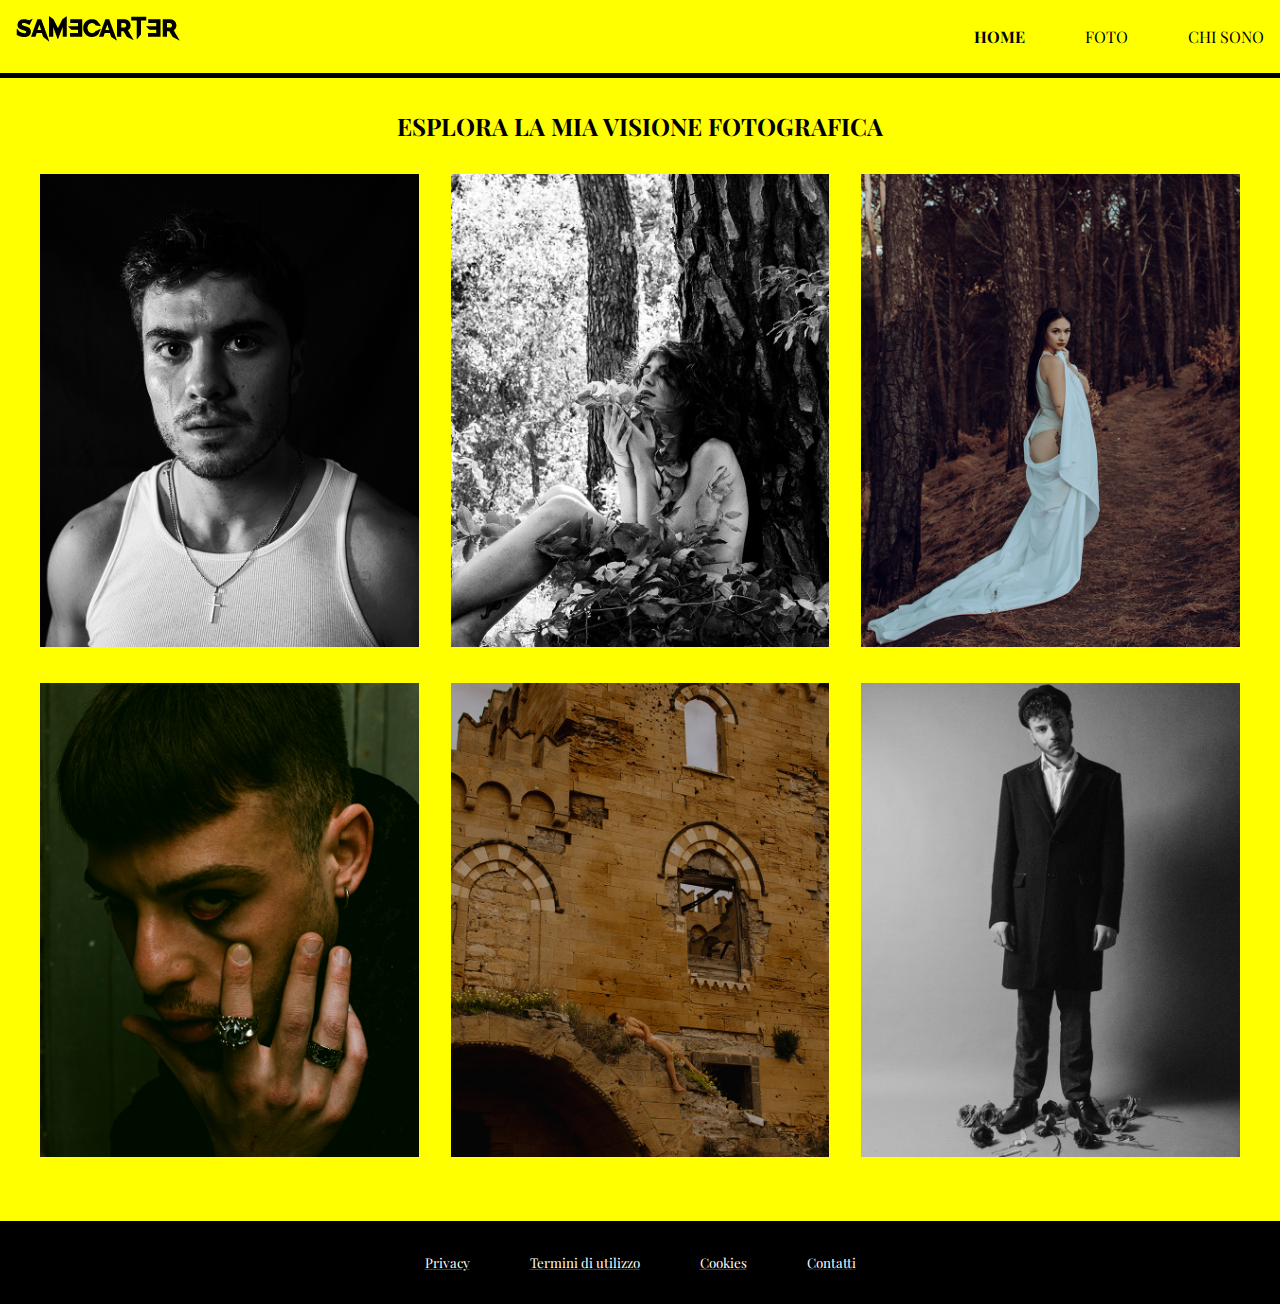
<file: index.html>
<!DOCTYPE html> 
<html lang="en">
<head>
    <meta charset="UTF-8">
    <meta name="viewport" content="width=device-width, initial-scale=1.0">
    <link rel="stylesheet" href="css/style.css">
    <link rel="preconnect" href="https://fonts.googleapis.com">
<link rel="preconnect" href="https://fonts.gstatic.com" crossorigin>
<link href="https://fonts.googleapis.com/css2?family=Playfair+Display:ital,wght@0,400..900;1,400..900&display=swap" rel="stylesheet">

   
</head>
<body>
    <header>
        <a href="index.html"><img src="immagini/logo.png" class="logotipo" alt=""></a>

   
        <nav>
            
            <ul>

                <li><a href="index.html" style="color: black"><b>Home</b></a></li>
                <li><a href="foto.html"  style="color: black">Foto</a></li>
                <li><a href="chi sono.html"  style="color: black">Chi sono</a></li>
            
            </ul>
        </nav>
    </header>
    <main>
        <h2>ESPLORA LA MIA VISIONE FOTOGRAFICA</h2>
        <div class="grid">
            <a href="melancholy.html"><img src="immagini/melancholy 1.jpg"class="image"></a>
            <a href="panisme.html"><img src="immagini/panisme 4.jpg"class="image"></a>
            <a href="leviosa.html"><img src="immagini/foto 4.jpg"class="image">
            <a href="seduction et chaos.html"><img src="immagini/index 3.jpg"class="image"></a>
            <a href="inside the nature.html"><img src="immagini/inside the nature 6.jpg"class="image"></a>
            <a href="the poet.html"><img src="immagini/the poet 6.jpg"class="image"></a>
          
        </div>
    </main>

</body>

<footer>
    <a href=""><p>Privacy</p></a>
    <a href=""><p>Termini di utilizzo</p></a>
    <a href=""><p>Cookies</p></a>
    <a href="contatti.html"><p>Contatti</p></a>
</footer>
    
</html>
</file>
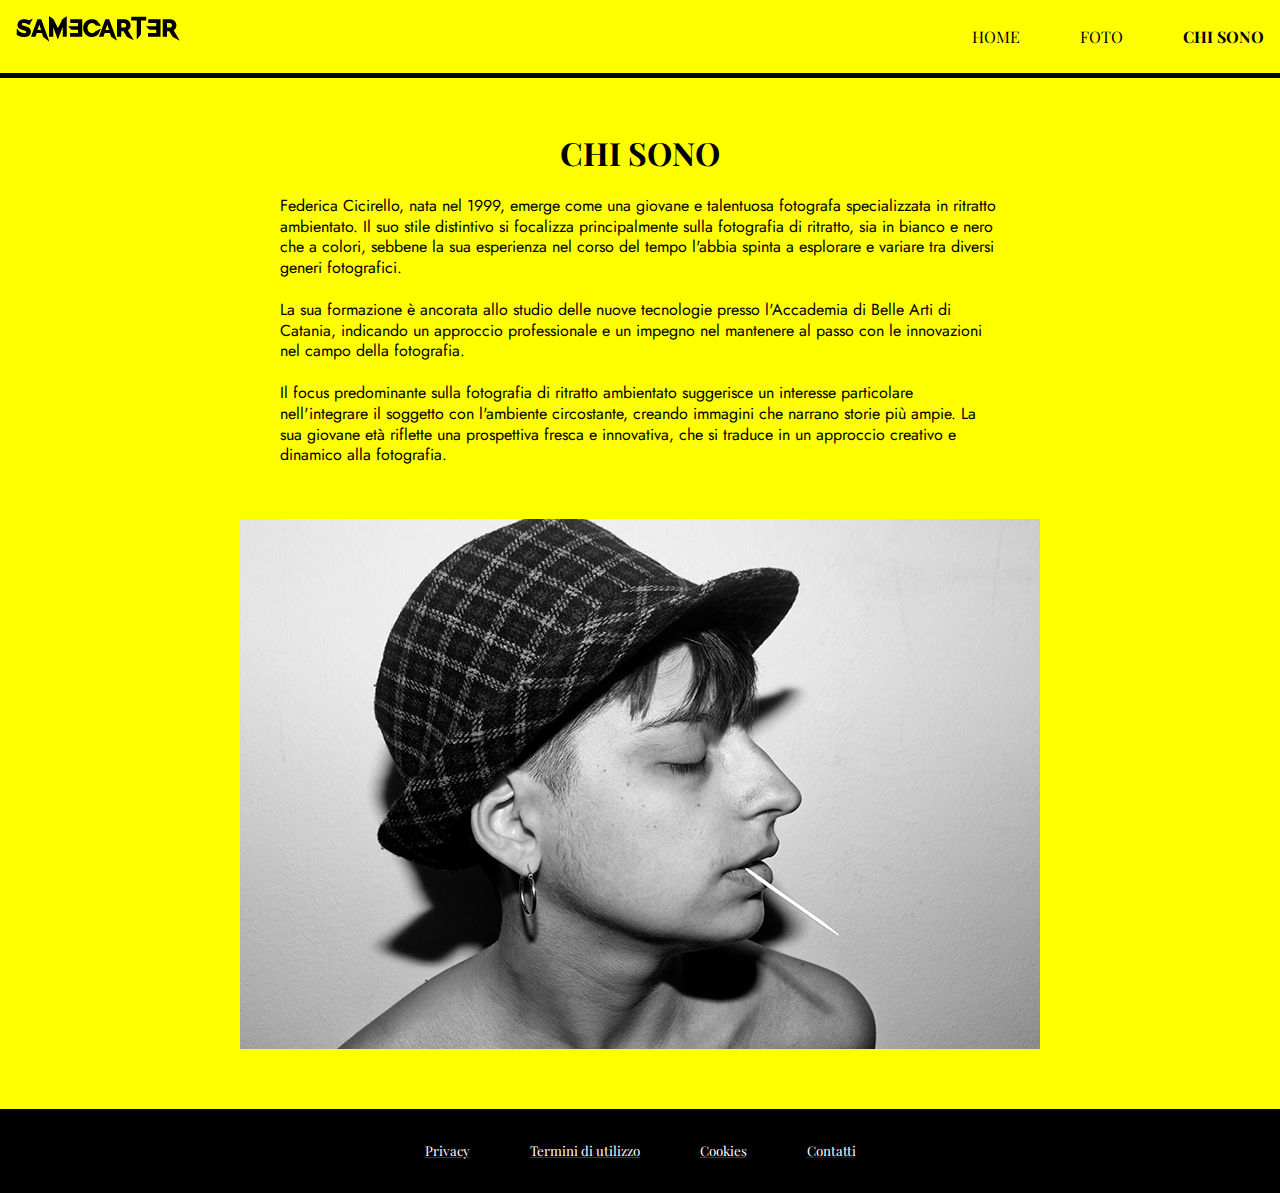
<file: chi sono.html>
<!DOCTYPE html> 
<html lang="en">
<head>
    <meta charset="UTF-8">
    <meta name="viewport" content="width=device-width, initial-scale=1.0">
    <link rel="stylesheet" href="css/style 4.css">
    <link rel="preconnect" href="https://fonts.googleapis.com">
    <link rel="preconnect" href="https://fonts.gstatic.com" crossorigin>
    <link href="https://fonts.googleapis.com/css2?family=Playfair+Display:ital,wght@0,400..900;1,400..900&display=swap" rel="stylesheet">
    <link rel="preconnect" href="https://fonts.googleapis.com">
<link rel="preconnect" href="https://fonts.gstatic.com" crossorigin>
<link href="https://fonts.googleapis.com/css2?family=Jost:ital,wght@0,100..900;1,100..900&family=Playfair+Display:ital,wght@0,400..900;1,400..900&display=swap" rel="stylesheet">
</head>
<body>
    <header>
        <a href="index.html"><img src="immagini/logo.png" class="logotipo" alt=""></a>
        <nav>
            
            <ul>

                <li><a href="index.html" style="color: black">Home</a></li>
                <li><a href="foto.html" style="color: black">Foto</a></li>
                <li><a href="#" style="color: black"><b>Chi sono</b> </a></li>
            
            </ul>
        </nav>
    </header>
    <section class="collezione">
        <h1>CHI SONO</h1>
        <p>Federica Cicirello, nata nel 1999, emerge come una giovane e talentuosa fotografa specializzata in ritratto ambientato. Il suo stile distintivo si focalizza principalmente sulla fotografia di ritratto, sia in bianco e nero che a colori, sebbene la sua esperienza nel corso del tempo l'abbia spinta a esplorare e variare tra diversi generi fotografici.</p>
       <p>La sua formazione è ancorata allo studio delle nuove tecnologie presso l'Accademia di Belle Arti di Catania, indicando un approccio professionale e un impegno nel mantenere al passo con le innovazioni nel campo della fotografia.</p>
       <p>Il focus predominante sulla fotografia di ritratto ambientato suggerisce un interesse particolare nell'integrare il soggetto con l'ambiente circostante, creando immagini che narrano storie più ampie. 
        La sua giovane età riflette una prospettiva fresca e innovativa, che si traduce in un approccio creativo e dinamico alla fotografia. </p>
        
    </section>
      
   
    <div class="grid">
        <img src="immagini/chi sono.jpg" class="image">
       
       
    </div>


</body>

    
    <footer>
        <a href=""><p>Privacy</p></a>
    <a href=""><p>Termini di utilizzo</p></a>
    <a href=""><p>Cookies</p></a>
    <a href="contatti.html"><p>Contatti</p></a>
    </footer>
   
</html>
</file>
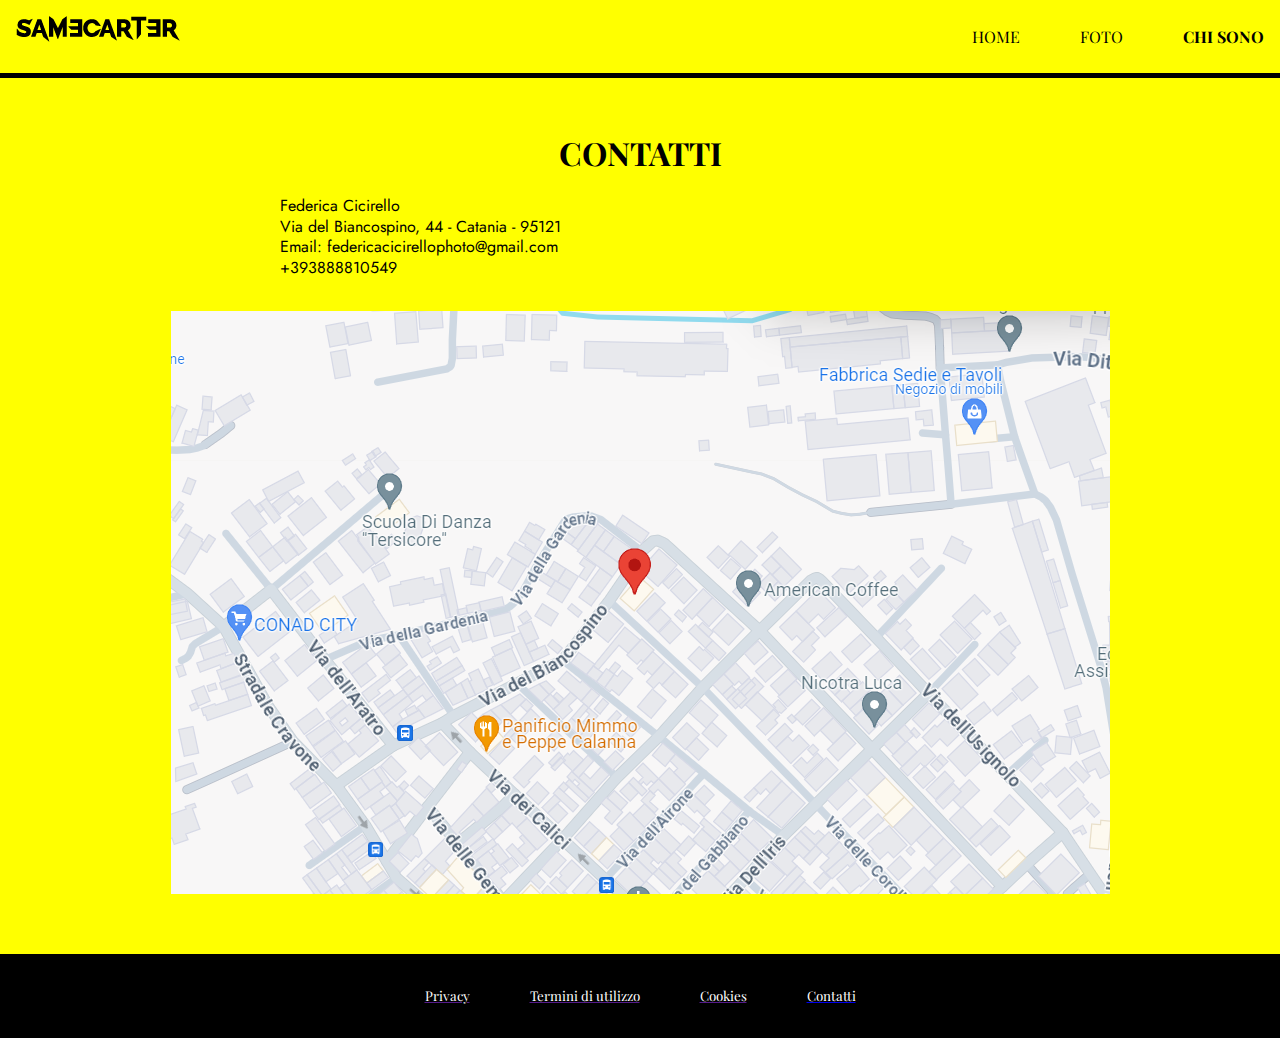
<file: contatti.html>
<!DOCTYPE html> 
<html lang="en">
<head>
    <meta charset="UTF-8">
    <meta name="viewport" content="width=device-width, initial-scale=1.0">
    <link rel="stylesheet" href="css/style 5.css">
    <link rel="preconnect" href="https://fonts.googleapis.com">
    <link rel="preconnect" href="https://fonts.gstatic.com" crossorigin>
    <link href="https://fonts.googleapis.com/css2?family=Playfair+Display:ital,wght@0,400..900;1,400..900&display=swap" rel="stylesheet">
    <link rel="preconnect" href="https://fonts.googleapis.com">
<link rel="preconnect" href="https://fonts.gstatic.com" crossorigin>
<link href="https://fonts.googleapis.com/css2?family=Jost:ital,wght@0,100..900;1,100..900&family=Playfair+Display:ital,wght@0,400..900;1,400..900&display=swap" rel="stylesheet">
</head>
<body>
    <header>
        <a href="index.html"><img src="immagini/logo.png" class="logotipo" alt=""></a>
        <nav>
            
            <ul>

                <li><a href="index.html" style="color: black">Home</a></li>
                <li><a href="foto.html" style="color: black">Foto</a></li>
                <li><a href="#" style="color: black"><b>Chi sono</b> </a></li>
            
            </ul>
        </nav>
    </header>
    <section class="collezione">
        <h1>CONTATTI</h1>
        <P>Federica Cicirello</P>
        <p>Via del Biancospino, 44 - Catania - 95121</p>
       <p>Email: federicacicirellophoto@gmail.com</p> 
       <P>+393888810549</P>
    </section>
      
   
    <div class="grid">
        <img src="immagini/contatti.png" class="image">
       
       
    </div>


</body>

    
    <footer>
        <a href=""><p>Privacy</p></a>
    <a href=""><p>Termini di utilizzo</p></a>
    <a href=""><p>Cookies</p></a>
    <a href="contatti.html"><p>Contatti</p></a>
    </footer>
   
</html>
</file>
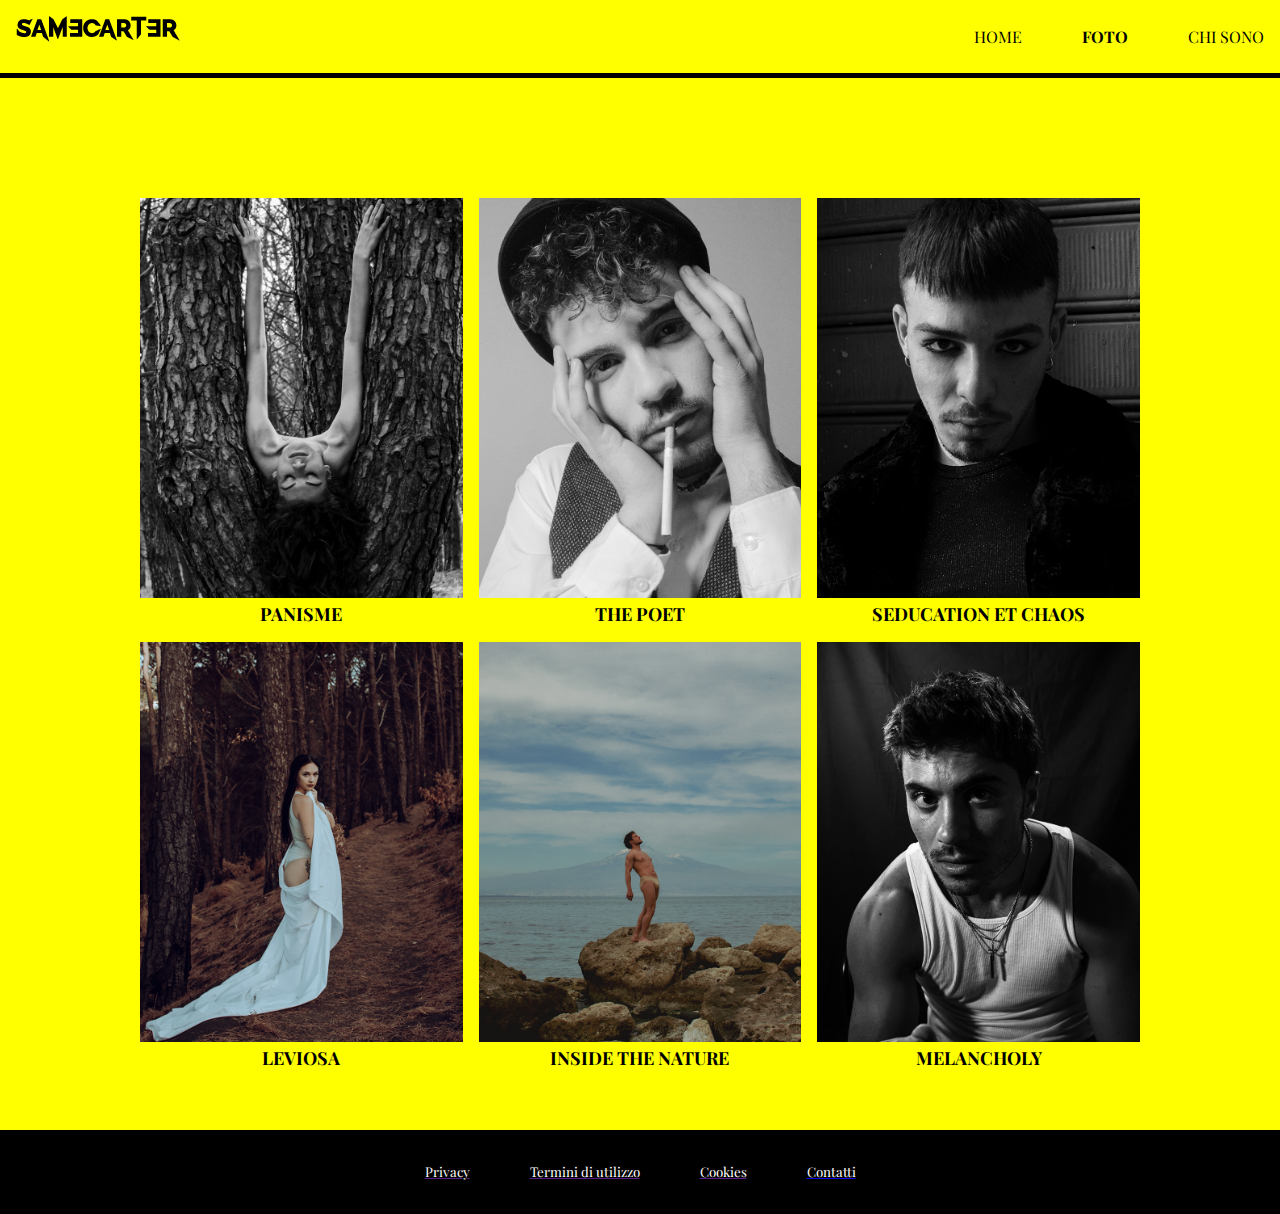
<file: foto.html>
<!DOCTYPE html> 
<html lang="en">
<head>
    <meta charset="UTF-8">
    <meta name="viewport" content="width=device-width, initial-scale=1.0">
    <link rel="stylesheet" href="css/style 2.css">
    <link rel="preconnect" href="https://fonts.googleapis.com">
    <link rel="preconnect" href="https://fonts.gstatic.com" crossorigin>
    <link href="https://fonts.googleapis.com/css2?family=Playfair+Display:ital,wght@0,400..900;1,400..900&display=swap" rel="stylesheet">
</head>
<body>
    <header>
        <a href="index.html"><img src="immagini/logo.png" class="logotipo" alt=""></a>
        <nav>
            
            <ul>

                <li><a href="index.html" style="color: black">Home</a></li>
                <li><a href="#" style="color: black"><b>Foto</b> </a></li>
                <li><a href="chi sono.html" style="color: black">Chi sono</a></li>
            
            </ul>
        </nav>
    </header>
    <main>
        <div class="foto">
            <div class="grid">
                <div class="item">
                    <a href="panisme.html"> <img src="immagini/foto 1.JPG">
                    <div class="text">
                        <a href="panisme.html">  <h2>PANISME</h2> </a> 
                      
                    </div>
                </div>
                <div class="item">
                    <a href="the poet.html"> <img src="immagini/foto 2.jpg">
                    <div class="text">
                        <a href="the poet.html"><h2>THE POET</h2></a> 
                       
                    </div>
                </div>
                <div class="item">
                    <a href="seduction et chaos.html"><img src="immagini/foto 3.jpg">
                    <div class="text">
                        <a href="seduction et chaos.html"><h2>SEDUCATION ET CHAOS</h2></a> 
                       
                    </div>
                    
                    
                </div>
                <div class="item">
                    <a href="leviosa.html"><img src="immagini/foto 4.jpg">
                    <div class="text">
                        <a href="leviosa.html"><h2>LEVIOSA</h2></a>
                       
                    </div>
                    
                </div>
                <div class="item">
                    <a href="inside the nature.html"> <img src="immagini/foto 5.jpg">
                    <div class="text">
                         <a href="inside the nature.html"> <h2>INSIDE THE NATURE</h2></a>
                     
                    </div>
                </div>
                <div class="item">
                    <a href="melancholy.html"><img src="immagini/foto 6.jpg">
                    <div class="text">
                        <a href="melancholy.html"> <h2>MELANCHOLY</h2></a>
                     
                    </div>
                
                          
                  
                        
                </div>
            </div>
        </div>
    </main>
</body>

<footer>
    <a href=""><p>Privacy</p></a>
    <a href=""><p>Termini di utilizzo</p></a>
    <a href=""><p>Cookies</p></a>
    <a href="contatti.html"><p>Contatti</p></a>
</footer>
</html>
</file>
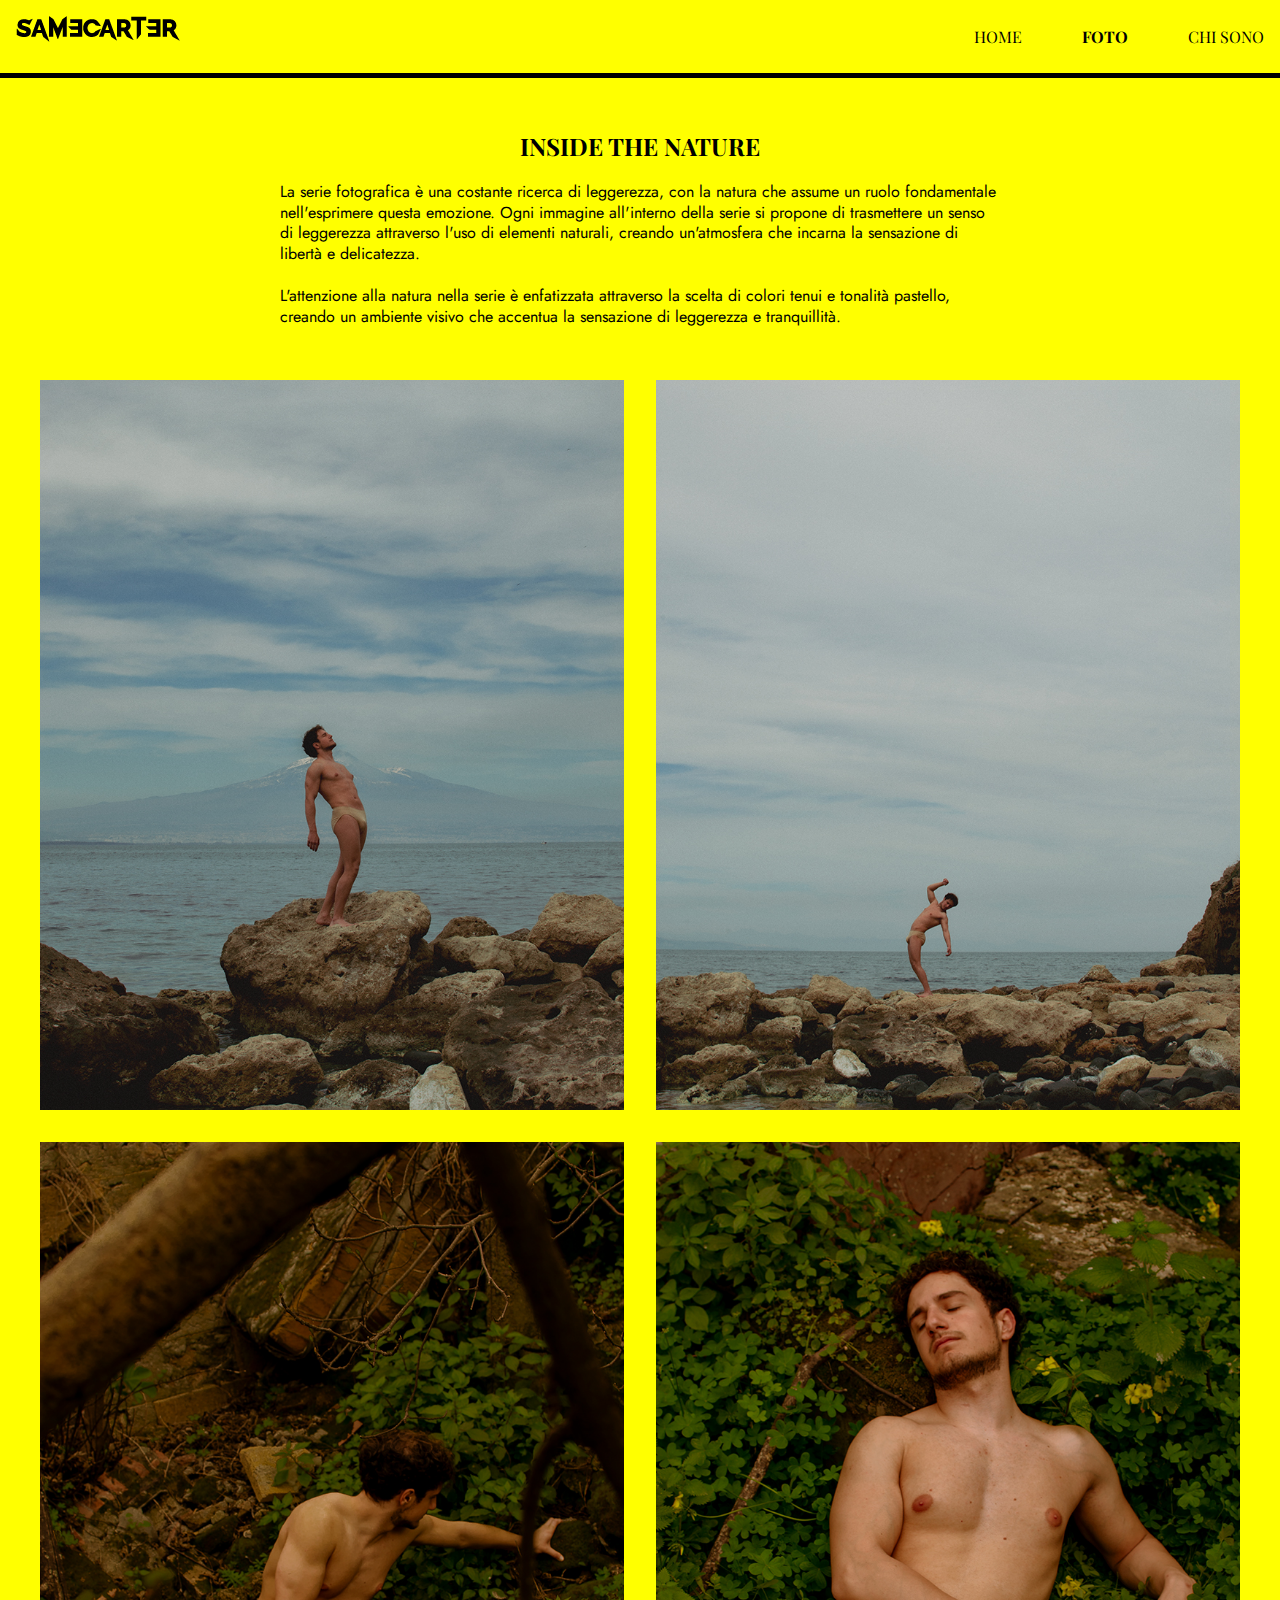
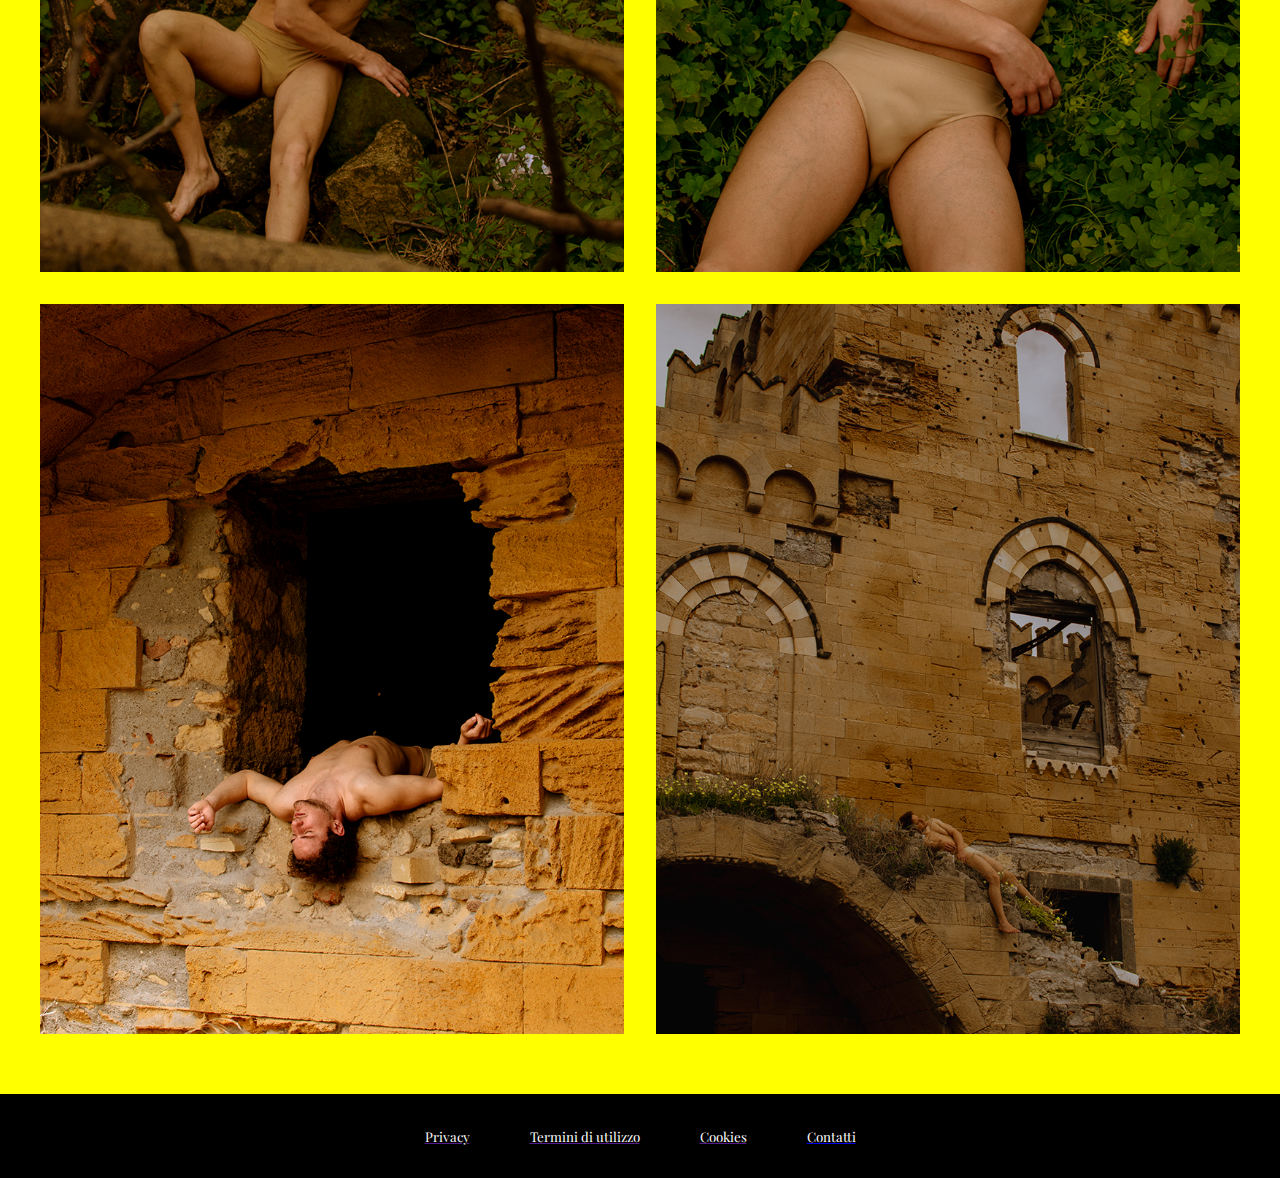
<file: inside the nature.html>
<!DOCTYPE html> 
<html lang="en">
<head>
    <meta charset="UTF-8">
    <meta name="viewport" content="width=device-width, initial-scale=1.0">
    <link rel="stylesheet" href="css/style 3.css">
    <link rel="preconnect" href="https://fonts.googleapis.com">
    <link rel="preconnect" href="https://fonts.gstatic.com" crossorigin>
    <link href="https://fonts.googleapis.com/css2?family=Playfair+Display:ital,wght@0,400..900;1,400..900&display=swap" rel="stylesheet">
    <link rel="preconnect" href="https://fonts.googleapis.com">
<link rel="preconnect" href="https://fonts.gstatic.com" crossorigin>
<link href="https://fonts.googleapis.com/css2?family=Jost:ital,wght@0,100..900;1,100..900&family=Playfair+Display:ital,wght@0,400..900;1,400..900&display=swap" rel="stylesheet">
</head>
<body>
    <header>
        <a href="index.html"><img src="immagini/logo.png" class="logotipo" alt=""></a>
        <nav>
            
            <ul>

                <li><a href="index.html" style="color: black">Home</a></li>
                <li><a href="foto.html" style="color: black"><b>Foto</b></a></li>
                <li><a href="chi sono.html" style="color: black">Chi sono</a></li>
            
            </ul>
        </nav>
    </header>
    <section class="collezione">
        <h2>INSIDE THE NATURE</h2>
        <p>La serie fotografica è una costante ricerca di leggerezza, con la natura che assume un ruolo fondamentale nell'esprimere questa emozione. Ogni immagine all'interno della serie si propone di trasmettere un senso di leggerezza attraverso l'uso di elementi naturali, creando un'atmosfera che incarna la sensazione di libertà e delicatezza.</p>
       <p>L'attenzione alla natura nella serie è enfatizzata attraverso la scelta di colori tenui e tonalità pastello, creando un ambiente visivo che accentua la sensazione di leggerezza e tranquillità.</p>
    </section>
      
   
    <div class="grid">
        <img src="immagini/inside the nature 1.jpg" class="image">
        <img src="immagini/inside the nature 2.jpg" class="image">
        <img src="immagini/inside the nature 3.jpg" class="image">
        <img src="immagini/inside the nature 4.jpg" class="image">
        <img src="immagini/inside the nature 5.jpg" class="image">
        <img src="immagini/inside the nature 6.jpg" class="image">
        
       
    </div>


</body>

    
    <footer>
        <a href=""><p>Privacy</p></a>
    <a href=""><p>Termini di utilizzo</p></a>
    <a href=""><p>Cookies</p></a>
    <a href="contatti.html"><p>Contatti</p></a>
    </footer>
   
</html>
</file>
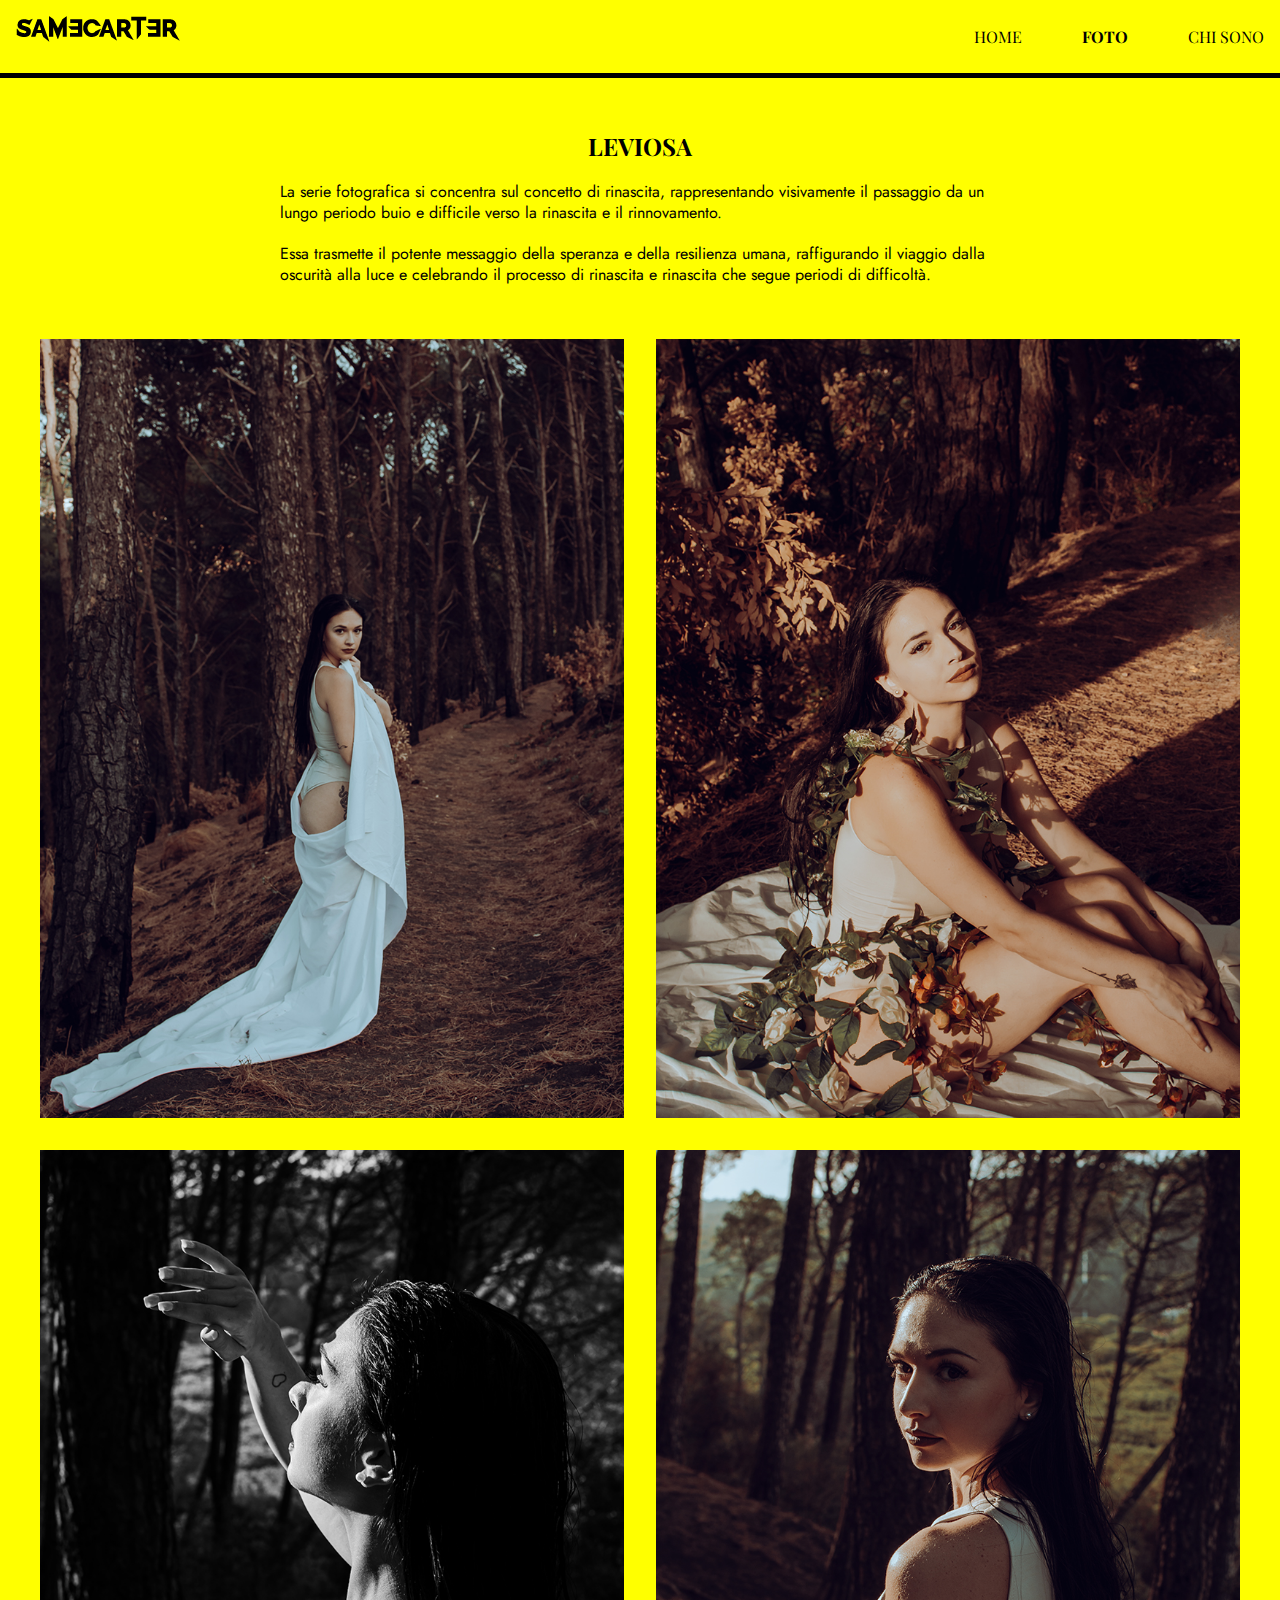
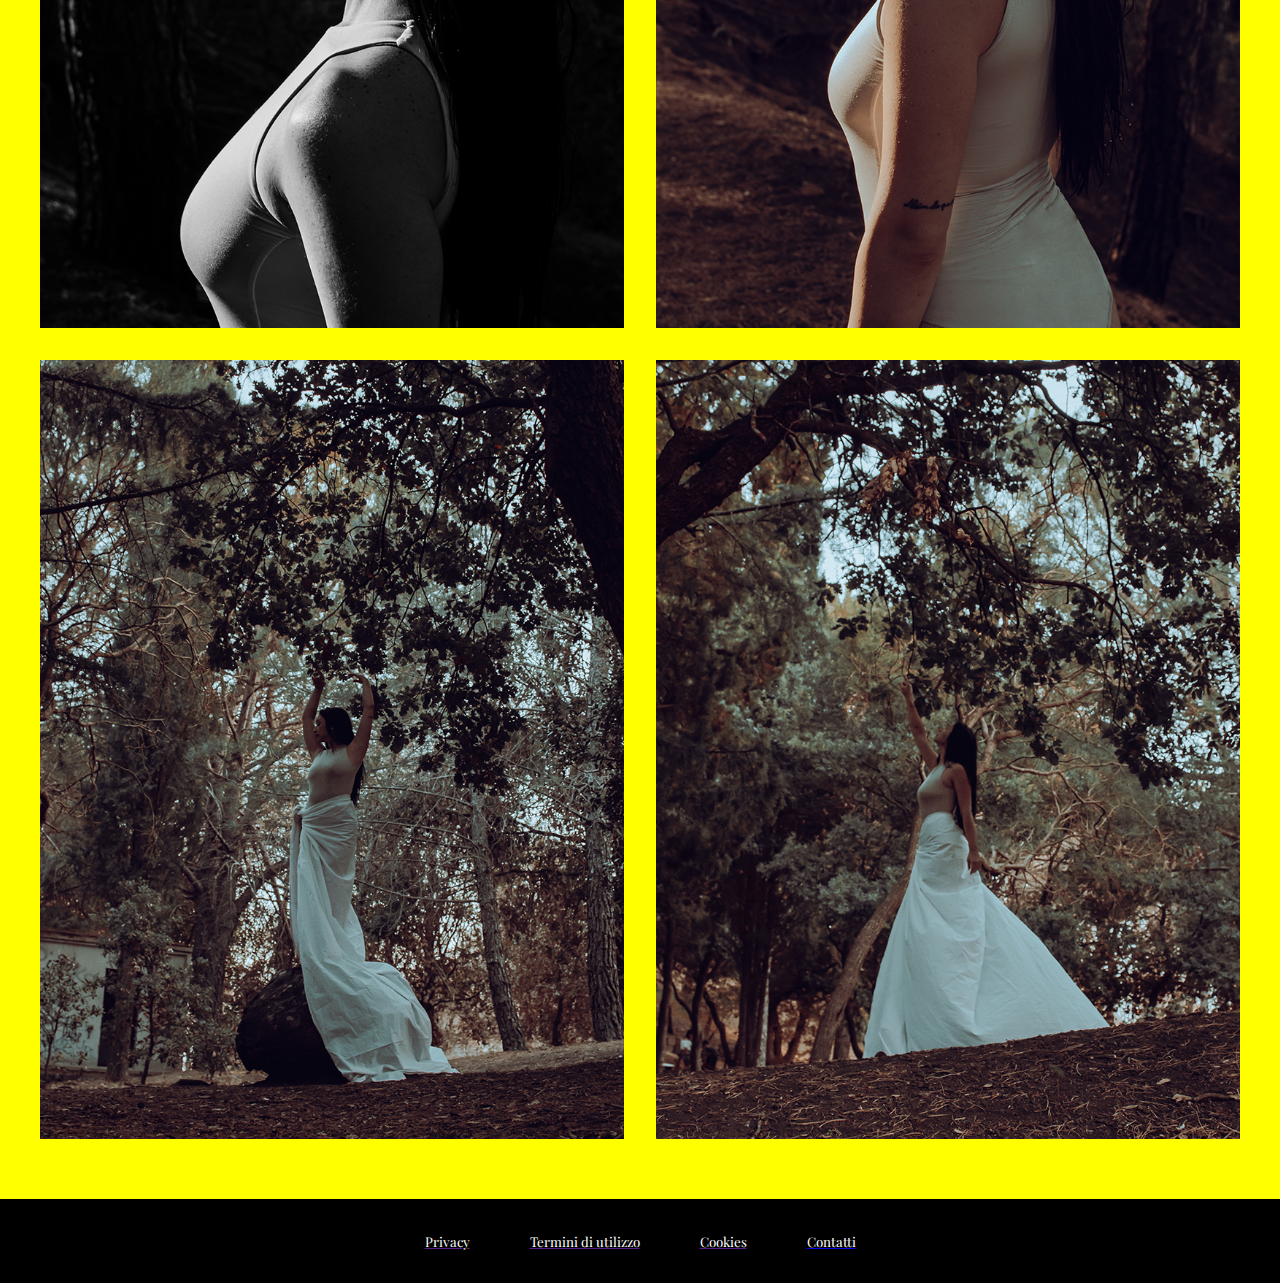
<file: leviosa.html>
<!DOCTYPE html> 
<html lang="en">
<head>
    <meta charset="UTF-8">
    <meta name="viewport" content="width=device-width, initial-scale=1.0">
    <link rel="stylesheet" href="css/style 3.css">
    <link rel="preconnect" href="https://fonts.googleapis.com">
    <link rel="preconnect" href="https://fonts.gstatic.com" crossorigin>
    <link href="https://fonts.googleapis.com/css2?family=Playfair+Display:ital,wght@0,400..900;1,400..900&display=swap" rel="stylesheet">
    <link rel="preconnect" href="https://fonts.googleapis.com">
<link rel="preconnect" href="https://fonts.gstatic.com" crossorigin>
<link href="https://fonts.googleapis.com/css2?family=Jost:ital,wght@0,100..900;1,100..900&family=Playfair+Display:ital,wght@0,400..900;1,400..900&display=swap" rel="stylesheet">
</head>
<body>
    <header>
        <a href="index.html"><img src="immagini/logo.png" class="logotipo" alt=""></a>
        <nav>
            
            <ul>

                <li><a href="index.html" style="color: black">Home</a></li>
                <li><a href="foto.html" style="color: black"><b>Foto</b></a></li>
                <li><a href="chi sono.html" style="color: black">Chi sono</a></li>
            
            </ul>
        </nav>
    </header>
    <section class="collezione">
        <h2>LEVIOSA</h2>
        <p>
            La serie fotografica si concentra sul concetto di rinascita, rappresentando visivamente il passaggio da un lungo periodo buio e difficile verso la rinascita e il rinnovamento.</p>
       <p> Essa trasmette il potente messaggio della speranza e della resilienza umana, raffigurando il viaggio dalla oscurità alla luce e celebrando il processo di rinascita e rinascita che segue periodi di difficoltà.</p>
    </section>
      
   
    <div class="grid">
        <img src="immagini/leviosa 1.jpg" class="image">
        <img src="immagini/leviosa 2.jpg" class="image">
        <img src="immagini/leviosa 3.jpg" class="image">
        <img src="immagini/leviosa 4.jpg" class="image">
        <img src="immagini/leviosa 5.jpg" class="image">
        <img src="immagini/leviosa 6.jpg" class="image">
        
       
    </div>


</body>

    
    <footer>
        <a href=""><p>Privacy</p></a>
        <a href=""><p>Termini di utilizzo</p></a>
        <a href=""><p>Cookies</p></a>
        <a href="contatti.html"><p>Contatti</p></a>
    </footer>
   
</html>
</file>
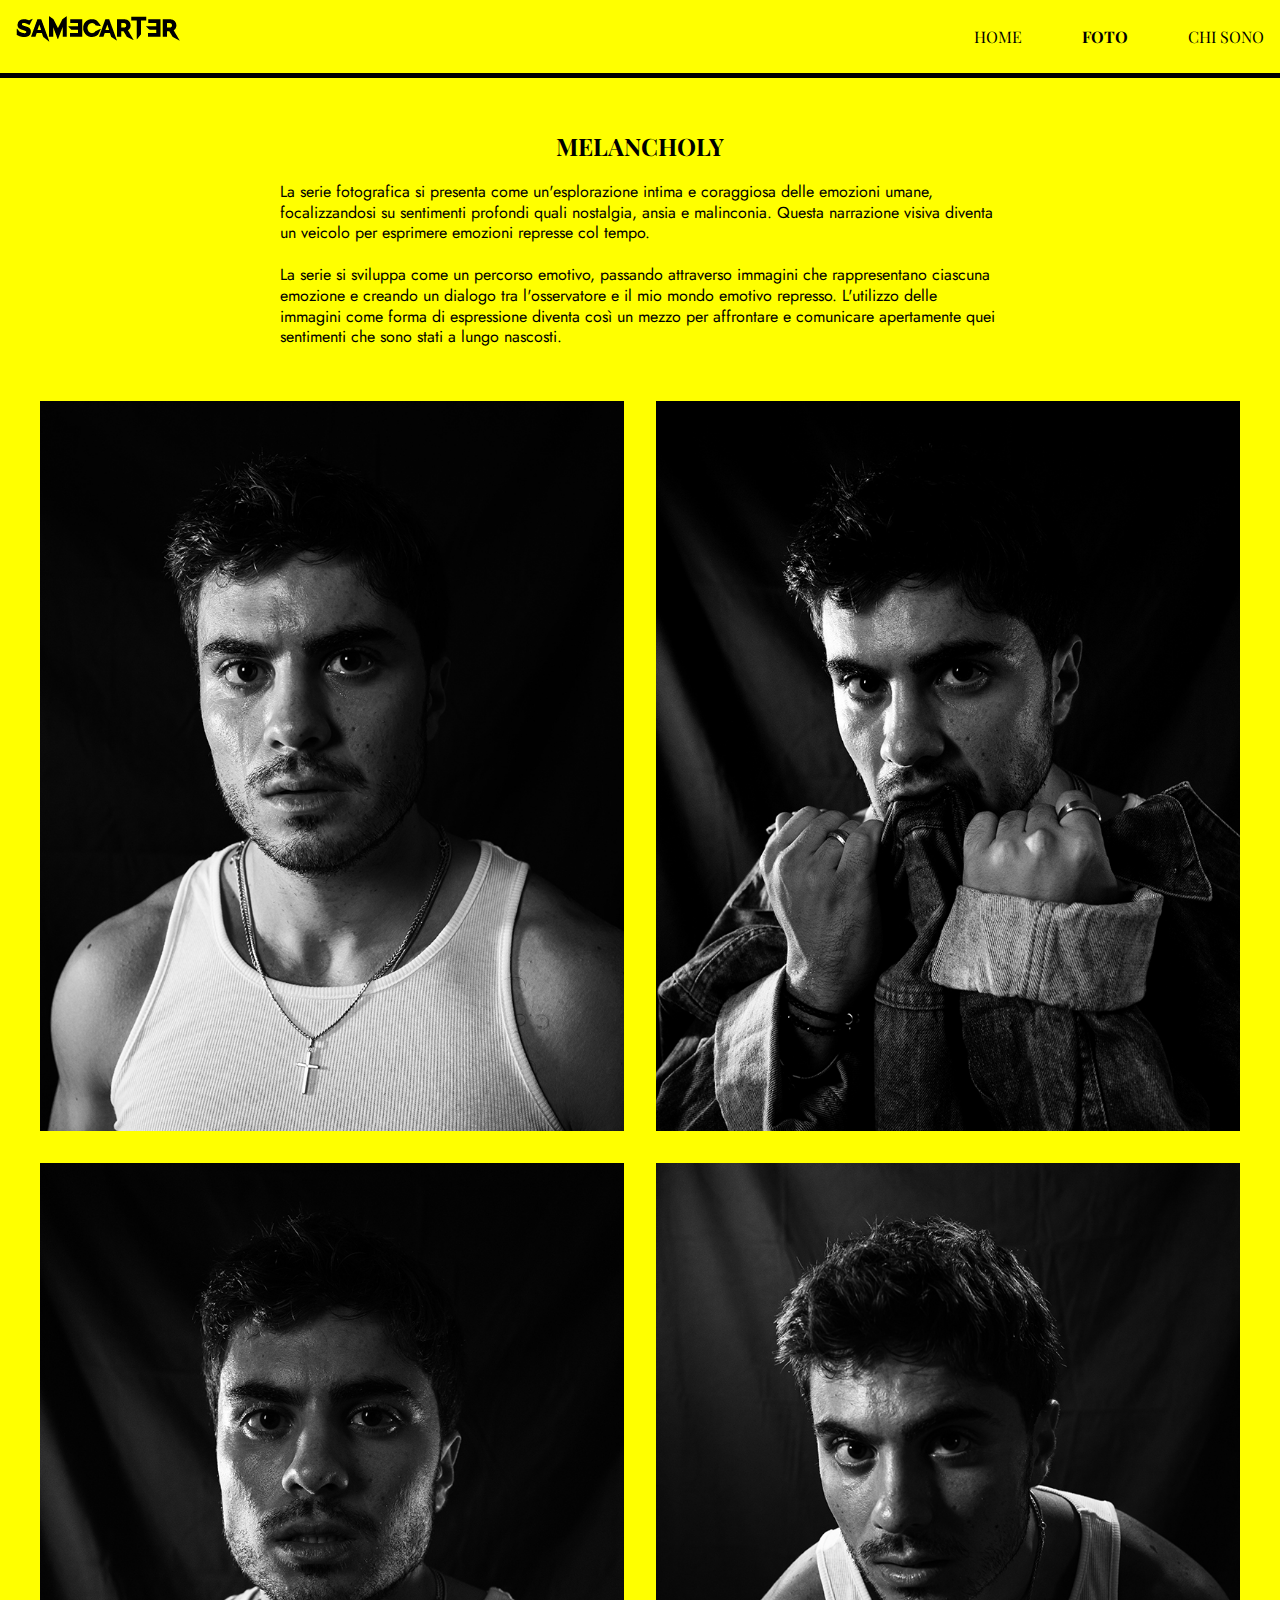
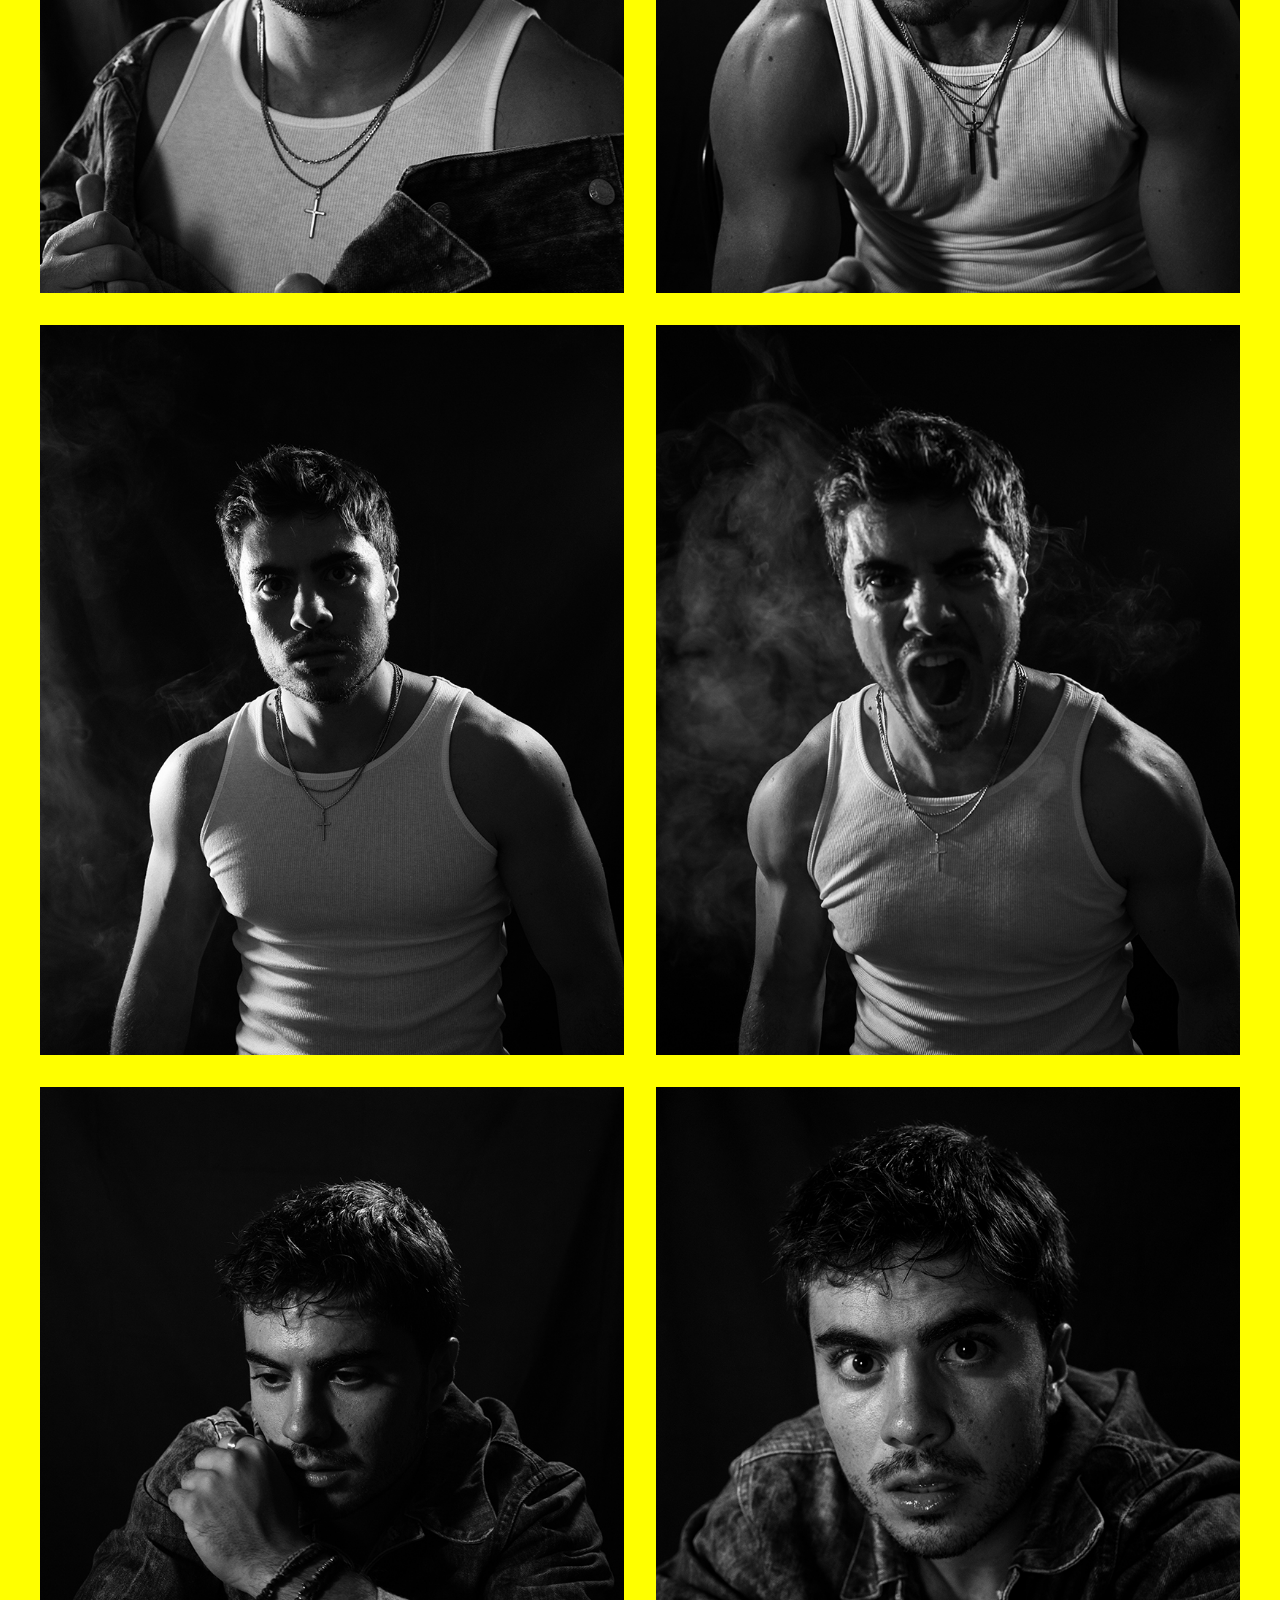
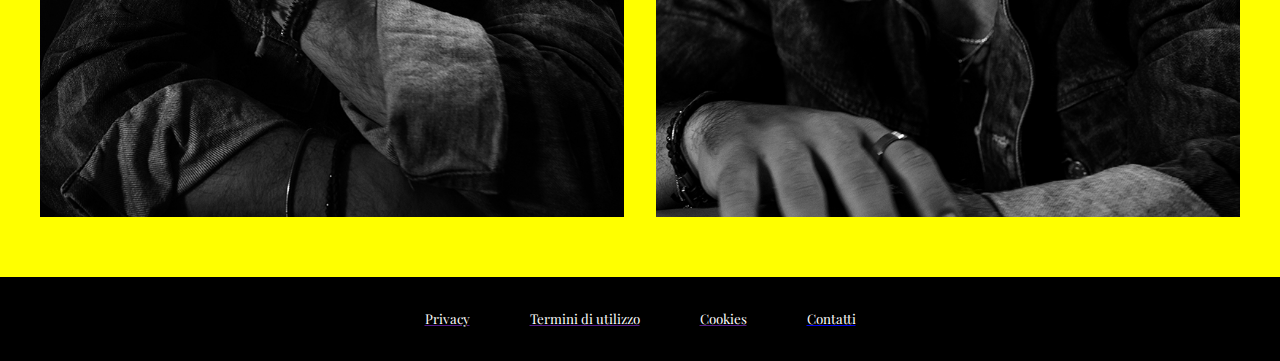
<file: melancholy.html>
<!DOCTYPE html> 
<html lang="en">
<head>
    <meta charset="UTF-8">
    <meta name="viewport" content="width=device-width, initial-scale=1.0">
    <link rel="stylesheet" href="css/style 3.css">
    <link rel="preconnect" href="https://fonts.googleapis.com">
    <link rel="preconnect" href="https://fonts.gstatic.com" crossorigin>
    <link href="https://fonts.googleapis.com/css2?family=Playfair+Display:ital,wght@0,400..900;1,400..900&display=swap" rel="stylesheet">
    <link rel="preconnect" href="https://fonts.googleapis.com">
<link rel="preconnect" href="https://fonts.gstatic.com" crossorigin>
<link href="https://fonts.googleapis.com/css2?family=Jost:ital,wght@0,100..900;1,100..900&family=Playfair+Display:ital,wght@0,400..900;1,400..900&display=swap" rel="stylesheet">
</head>
<body>
    <header>
        <a href="index.html"><img src="immagini/logo.png" class="logotipo" alt=""></a>
        <nav>
            
            <ul>

                <li><a href="index.html" style="color: black">Home</a></li>
                <li><a href="foto.html" style="color: black"><b>Foto</b></a></li>
                <li><a href="chi sono.html" style="color: black">Chi sono</a></li>
            
            </ul>
        </nav>
    </header>
    <section class="collezione">
        <h2>MELANCHOLY</h2>
        <p>La serie fotografica si presenta come un'esplorazione intima e coraggiosa delle emozioni umane, focalizzandosi su sentimenti profondi quali nostalgia, ansia e malinconia. Questa narrazione visiva diventa un veicolo per esprimere emozioni represse col tempo.</p>
       <p>La serie si sviluppa come un percorso emotivo, passando attraverso immagini che rappresentano ciascuna emozione e creando un dialogo tra l'osservatore e il mio mondo emotivo represso. L'utilizzo delle immagini come forma di espressione diventa così un mezzo per affrontare e comunicare apertamente quei sentimenti che sono stati a lungo nascosti.</p>
    </section>
      
   
    <div class="grid">
        <img src="immagini/melancholy 1.jpg" class="image">
        <img src="immagini/melancholy 2.jpg" class="image">
        <img src="immagini/melancholy 3.jpg" class="image">
        <img src="immagini/melancholy 4.jpg" class="image">
        <img src="immagini/melancholy 5.jpg" class="image">
        <img src="immagini/melancholy 6.jpg" class="image">
        <img src="immagini/melancholy 7.jpg" class="image">
        <img src="immagini/melancholy 8.jpg" class="image">
       
    </div>


</body>

    
    <footer>
        <a href=""><p>Privacy</p></a>
    <a href=""><p>Termini di utilizzo</p></a>
    <a href=""><p>Cookies</p></a>
    <a href="contatti.html"><p>Contatti</p></a>
    </footer>
   
</html>
</file>
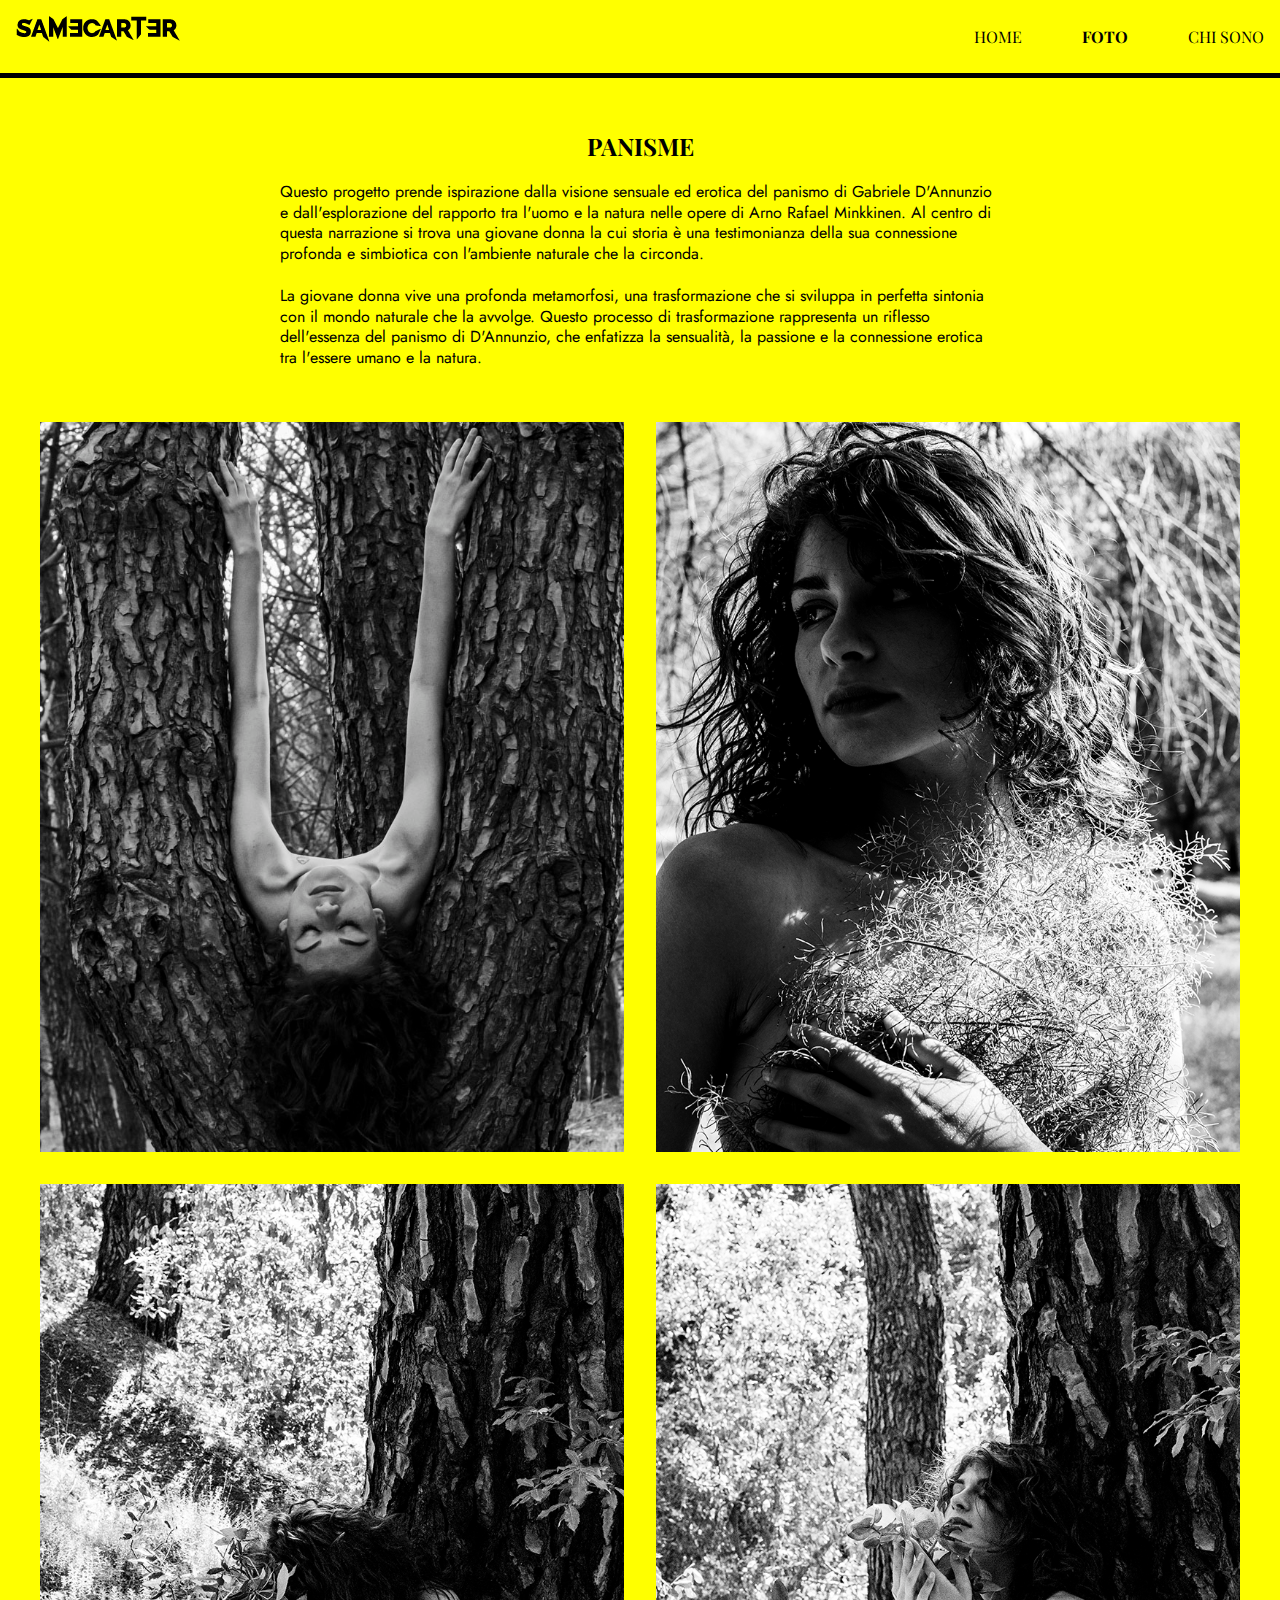
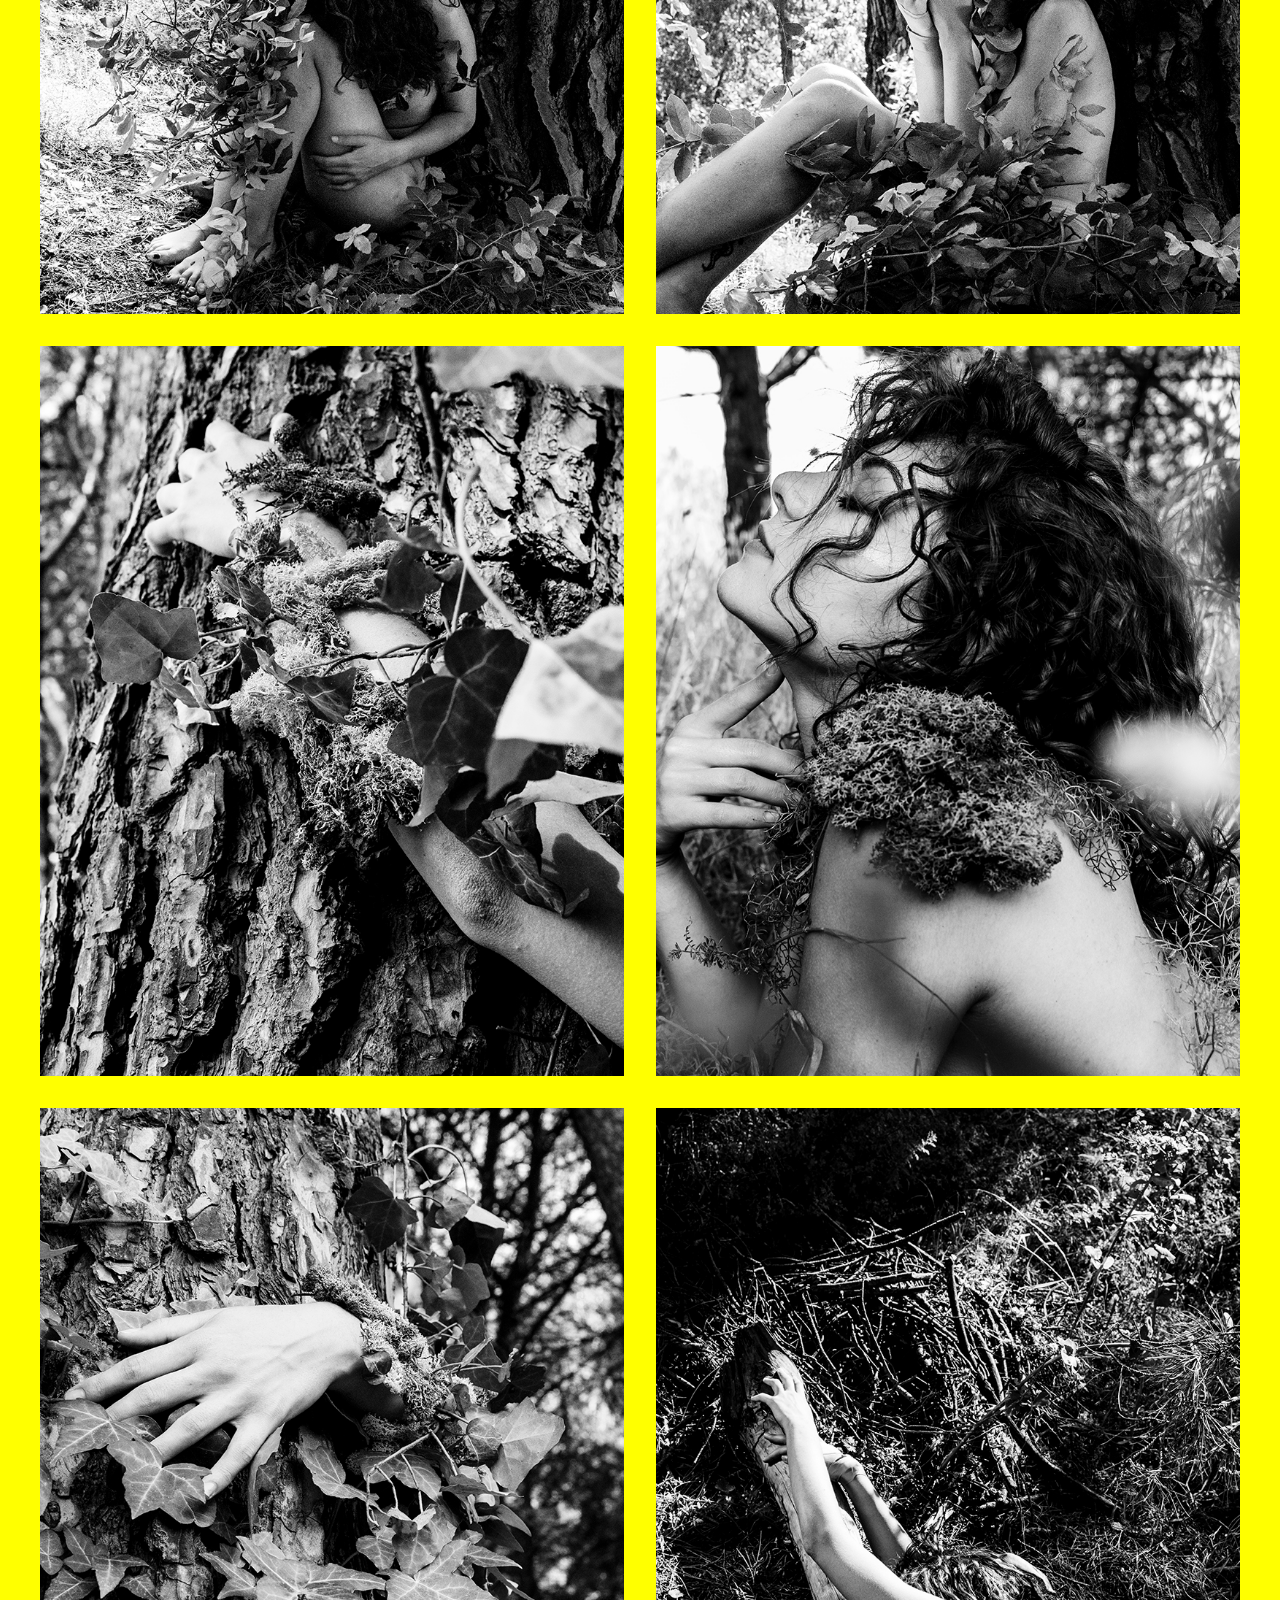
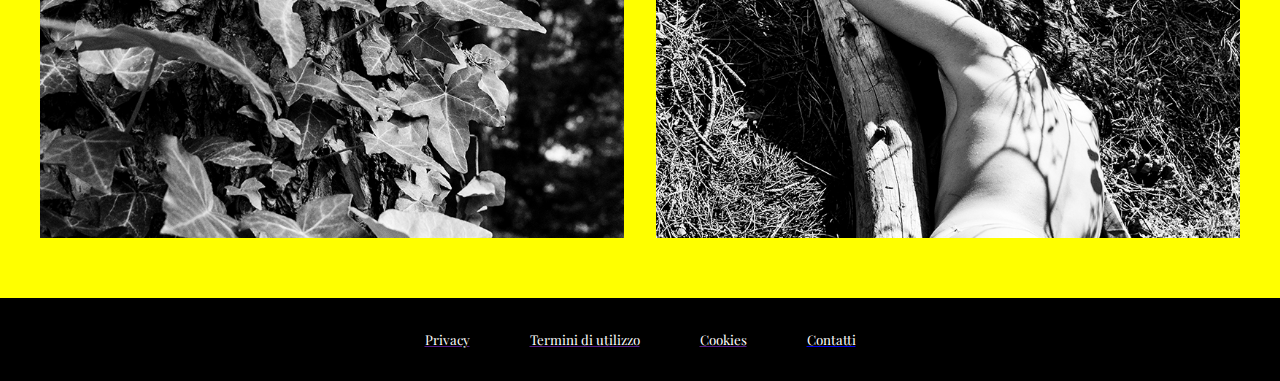
<file: panisme.html>
<!DOCTYPE html> 
<html lang="en">
<head>
    <meta charset="UTF-8">
    <meta name="viewport" content="width=device-width, initial-scale=1.0">
    <link rel="stylesheet" href="css/style 3.css">
    <link rel="preconnect" href="https://fonts.googleapis.com">
    <link rel="preconnect" href="https://fonts.gstatic.com" crossorigin>
    <link href="https://fonts.googleapis.com/css2?family=Playfair+Display:ital,wght@0,400..900;1,400..900&display=swap" rel="stylesheet">
    <link rel="preconnect" href="https://fonts.googleapis.com">
<link rel="preconnect" href="https://fonts.gstatic.com" crossorigin>
<link href="https://fonts.googleapis.com/css2?family=Jost:ital,wght@0,100..900;1,100..900&family=Playfair+Display:ital,wght@0,400..900;1,400..900&display=swap" rel="stylesheet">
</head>
<body>
    <header>
        <a href="index.html"><img src="immagini/logo.png" class="logotipo" alt=""></a>
        <nav>
            
            <ul>

                <li><a href="index.html" style="color: black">Home</a></li>
                <li><a href="foto.html" style="color: black" ><b>Foto</b></a></li>
                <li><a href="chi sono.html" style="color: black">Chi sono</a></li>
            
            </ul>
        </nav>
    </header>
    <section class="collezione">
        <h2>PANISME</h2>
        <p>Questo progetto prende ispirazione dalla visione sensuale ed erotica del panismo di Gabriele D'Annunzio e dall'esplorazione del rapporto tra l'uomo e la natura nelle opere di Arno Rafael Minkkinen. Al centro di questa narrazione si trova una giovane donna la cui storia è una testimonianza della sua connessione profonda e simbiotica con l'ambiente naturale che la circonda.</p>
       <p>La giovane donna vive una profonda metamorfosi, una trasformazione che si sviluppa in perfetta sintonia con il mondo naturale che la avvolge. Questo processo di trasformazione rappresenta un riflesso dell'essenza del panismo di D'Annunzio, che enfatizza la sensualità, la passione e la connessione erotica tra l'essere umano e la natura.</p>
    </section>
      
   
    <div class="grid">
        <img src="immagini/panisme 1.JPG"class="image">
        <img src="immagini/panisme 2.jpg"class="image">
        <img src="immagini/panisme 3.jpg"class="image">
        <img src="immagini/panisme 4.jpg"class="image">
        <img src="immagini/panisme 5.jpg"class="image">
        <img src="immagini/panisme 6.jpg"class="image">
        <img src="immagini/panisme 7.jpg"class="image">
        <img src="immagini/panisme 8.jpg"class="image">
    </div>


</body>

<footer>
    <a href=""><p>Privacy</p></a>
    <a href=""><p>Termini di utilizzo</p></a>
    <a href=""><p>Cookies</p></a>
    <a href="contatti.html"><p>Contatti</p></a>
</footer>
</html>
</file>
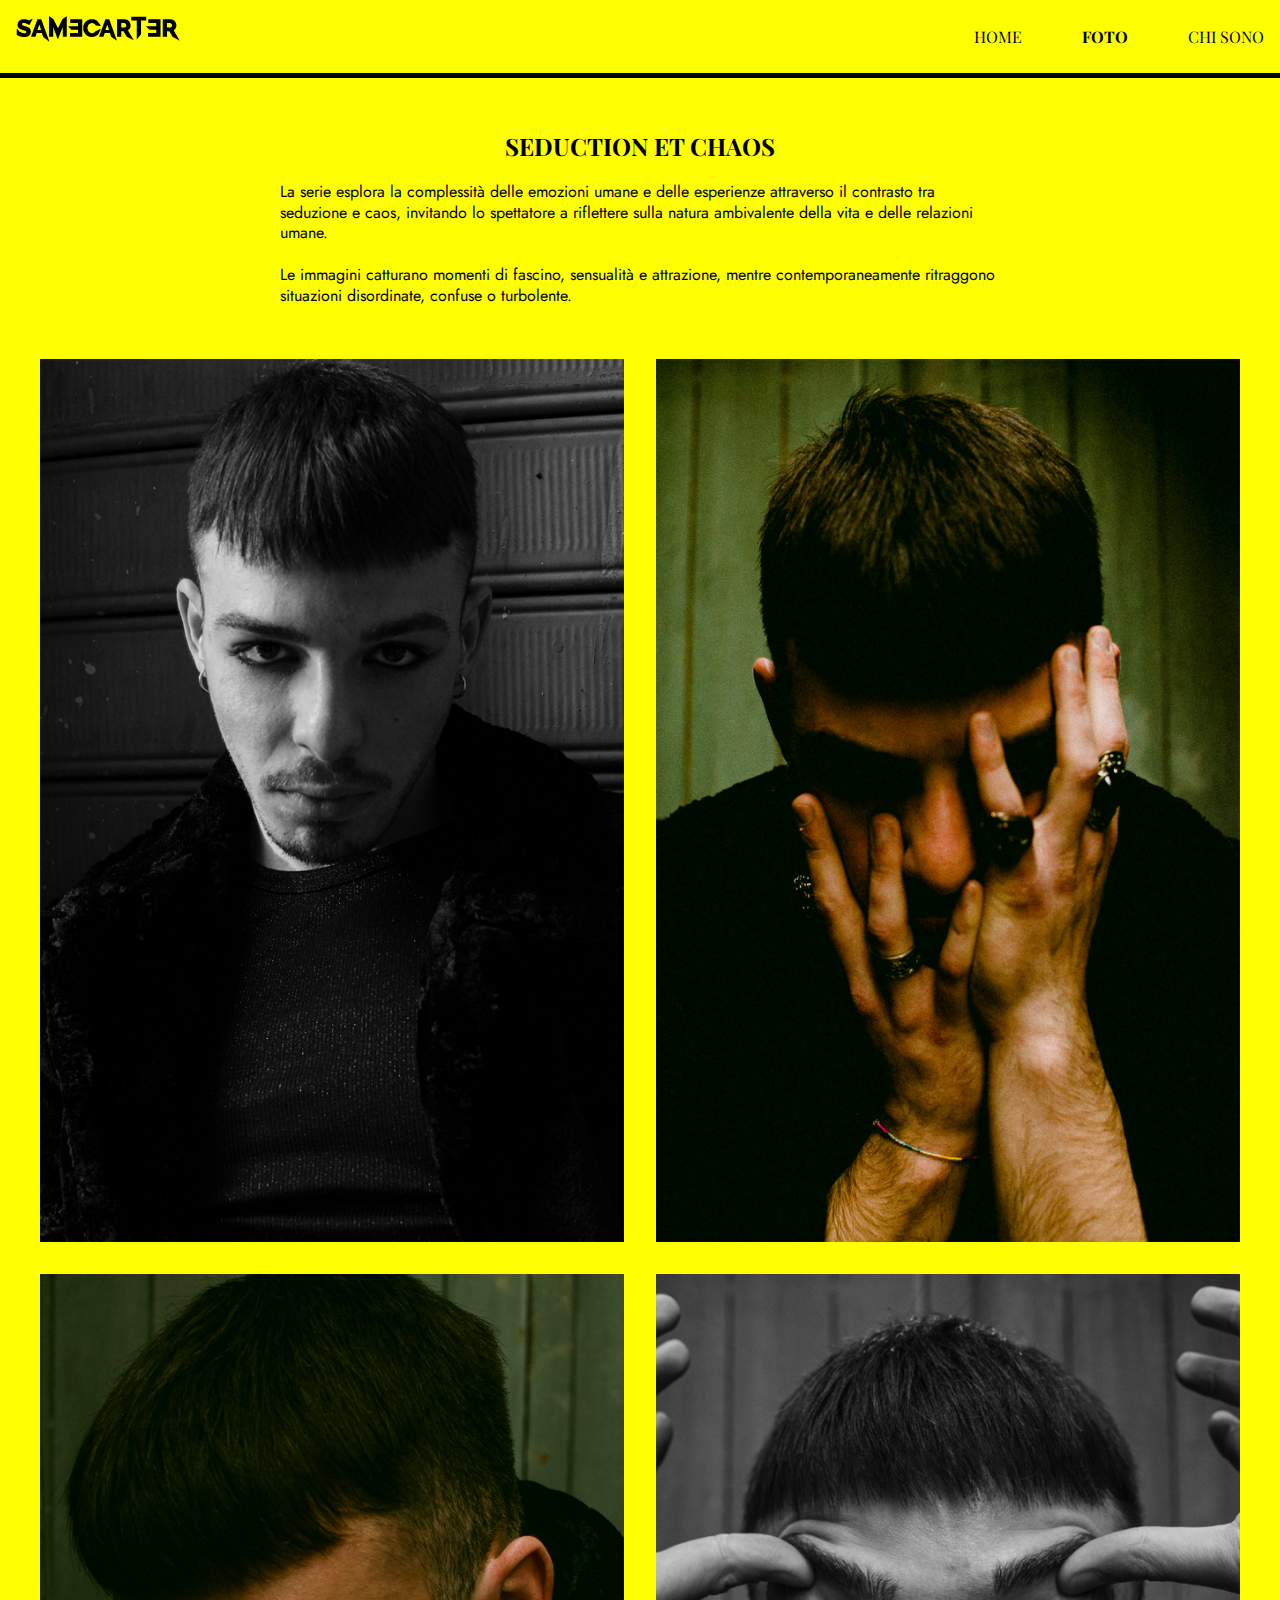
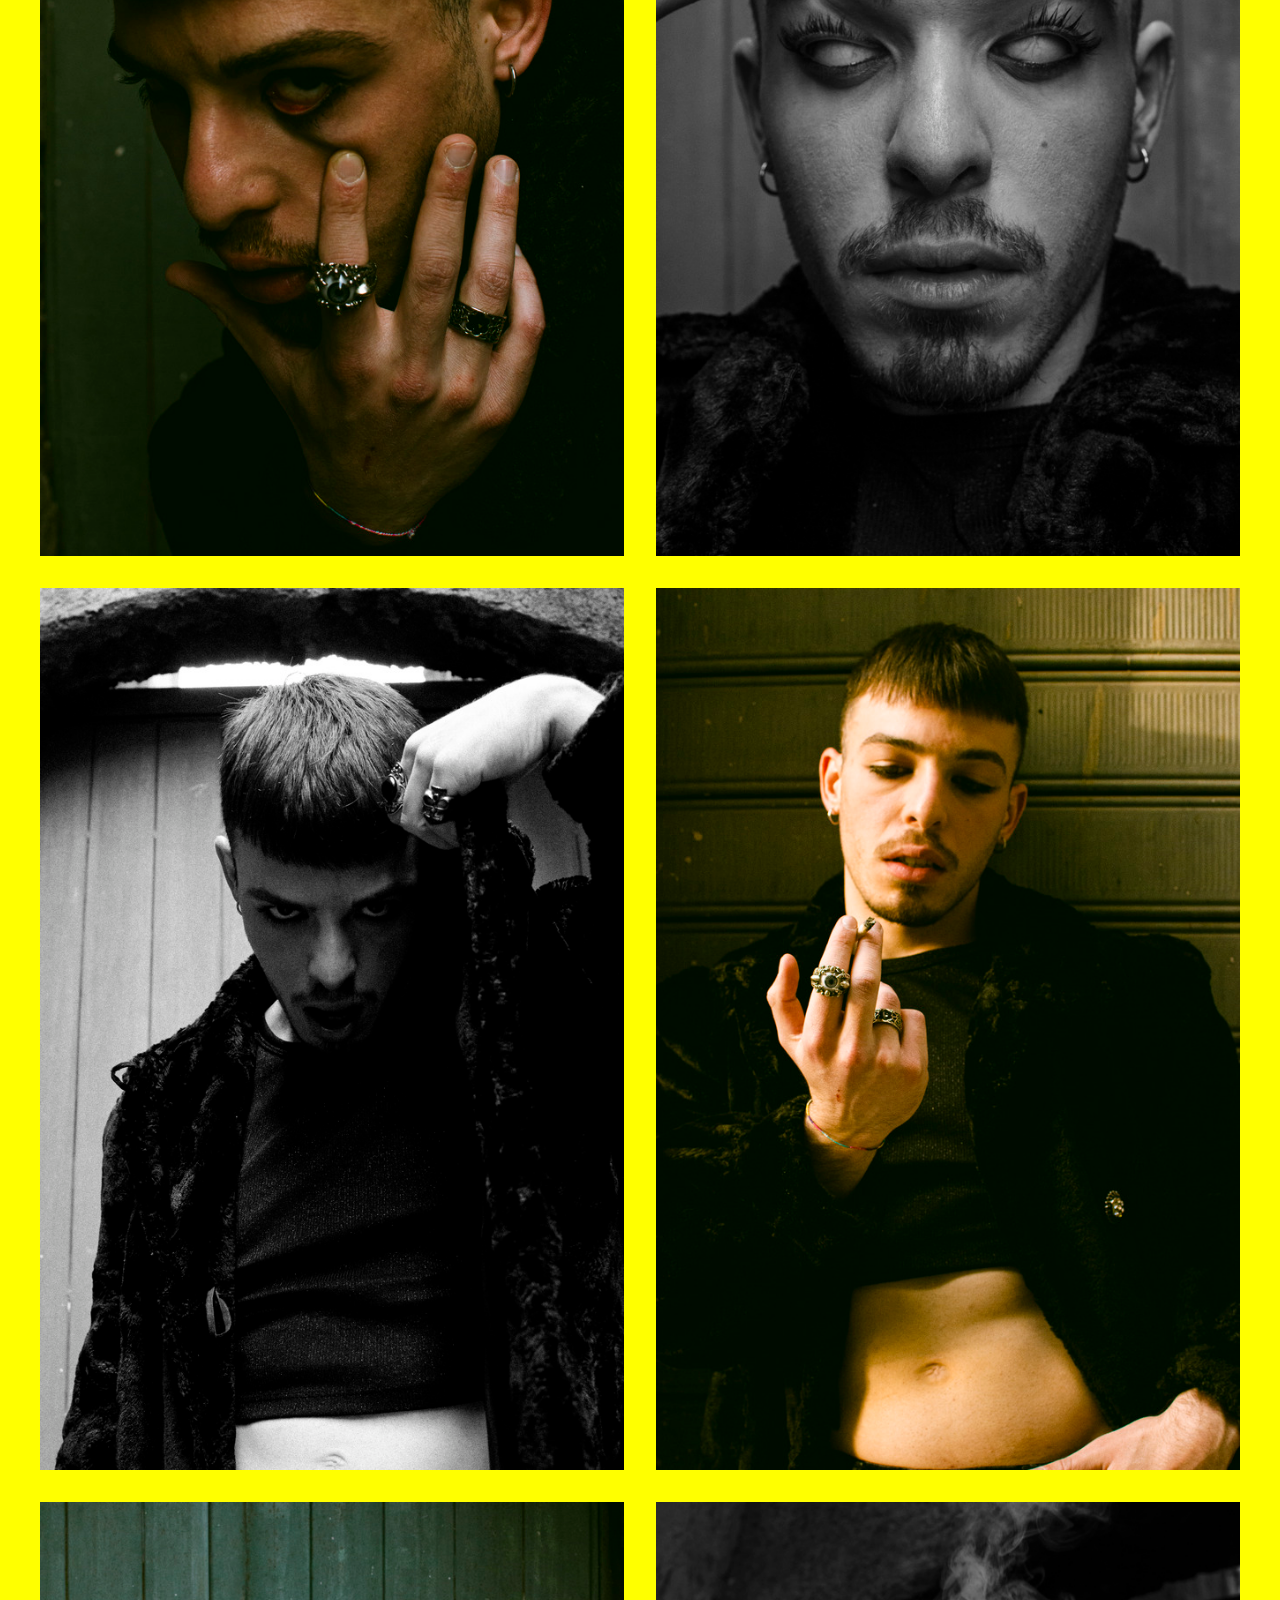
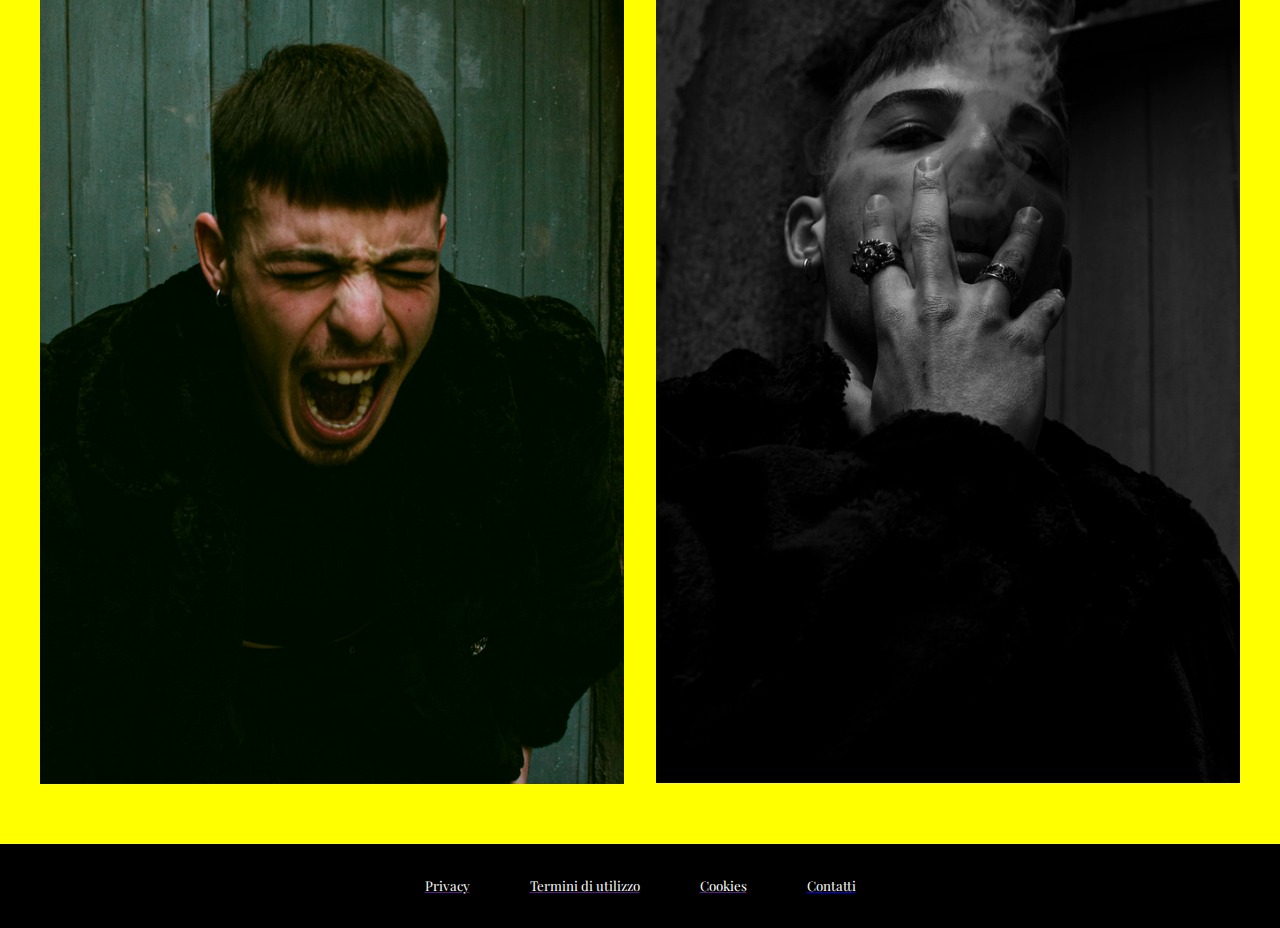
<file: seduction et chaos.html>
<!DOCTYPE html> 
<html lang="en">
<head>
    <meta charset="UTF-8">
    <meta name="viewport" content="width=device-width, initial-scale=1.0">
    <link rel="stylesheet" href="css/style 3.css">
    <link rel="preconnect" href="https://fonts.googleapis.com">
    <link rel="preconnect" href="https://fonts.gstatic.com" crossorigin>
    <link href="https://fonts.googleapis.com/css2?family=Playfair+Display:ital,wght@0,400..900;1,400..900&display=swap" rel="stylesheet">
    <link rel="preconnect" href="https://fonts.googleapis.com">
<link rel="preconnect" href="https://fonts.gstatic.com" crossorigin>
<link href="https://fonts.googleapis.com/css2?family=Jost:ital,wght@0,100..900;1,100..900&family=Playfair+Display:ital,wght@0,400..900;1,400..900&display=swap" rel="stylesheet">
</head>
<body>
    <header>
        <a href="index.html"><img src="immagini/logo.png" class="logotipo" alt=""></a>
        <nav>
            
            <ul>

                <li><a href="index.html" style="color: black">Home</a></li>
                <li><a href="foto.html" style="color: black"><b>Foto</b></a></li>
                <li><a href="chi sono.html" style="color: black">Chi sono</a></li>
            
            </ul>
        </nav>
    </header>
    <section class="collezione">
        <h2>SEDUCTION ET CHAOS</h2>
        <p> La serie esplora la complessità delle emozioni umane e delle esperienze attraverso il contrasto tra seduzione e caos, invitando lo spettatore a riflettere sulla natura ambivalente della vita e delle relazioni umane.</p>
       <p> Le immagini catturano momenti di fascino, sensualità e attrazione, mentre contemporaneamente ritraggono situazioni disordinate, confuse o turbolente.</p>
    </section>
      
   
    <div class="grid">
        <img src="immagini/seduction et chaos 1.jpg" class="image">
        <img src="immagini/seduction et chaos 2.jpg" class="image">
        <img src="immagini/seduction et chaos 3.jpg" class="image">
        <img src="immagini/seduction et chaos 4.jpg" class="image">
        <img src="immagini/seduction et chaos 5.jpg" class="image">
        <img src="immagini/seduction et chaos 6.jpg" class="image">
        <img src="immagini/seduction et chaos 7.jpg" class="image">
        <img src="immagini/seduction et chaos 8.jpg" class="image">
       
    </div>


</body>

    
    <footer>
        <a href=""><p>Privacy</p></a>
    <a href=""><p>Termini di utilizzo</p></a>
    <a href=""><p>Cookies</p></a>
    <a href="contatti.html"><p>Contatti</p></a>
    </footer>
   
</html>
</file>
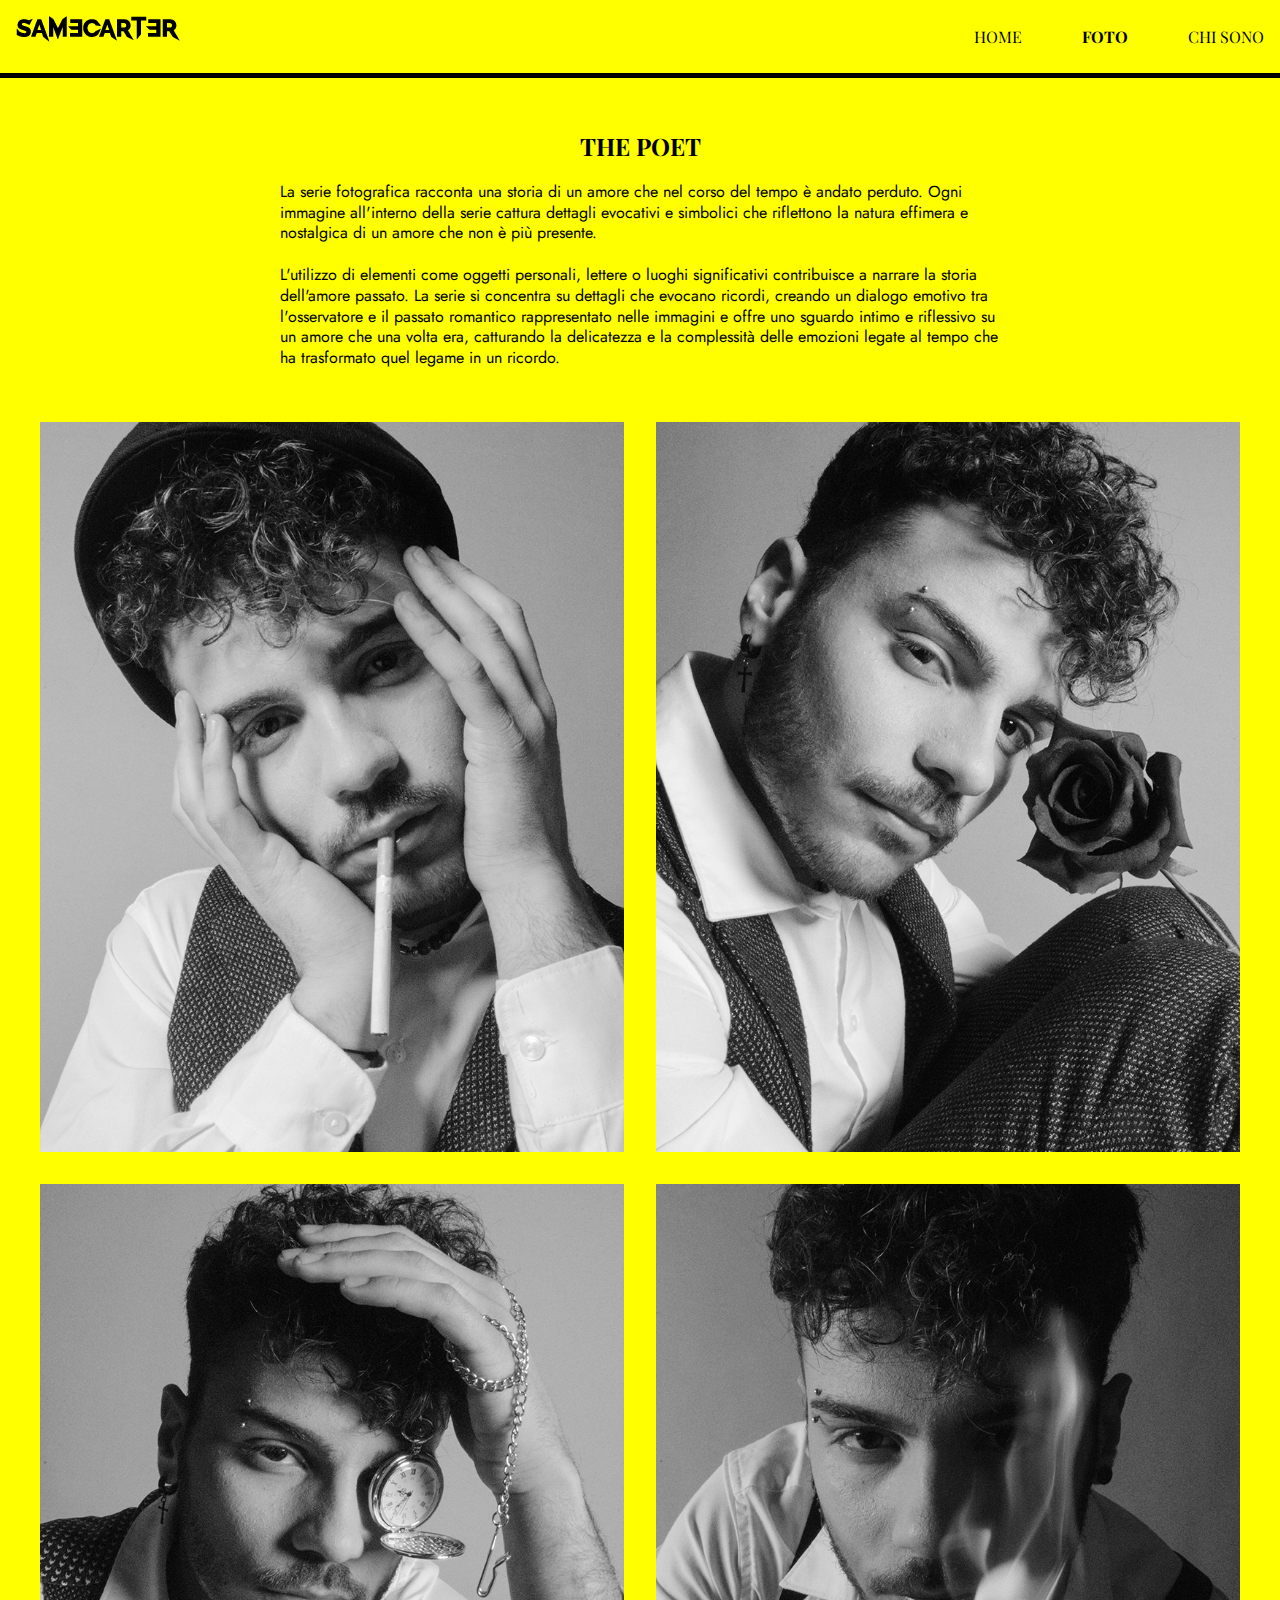
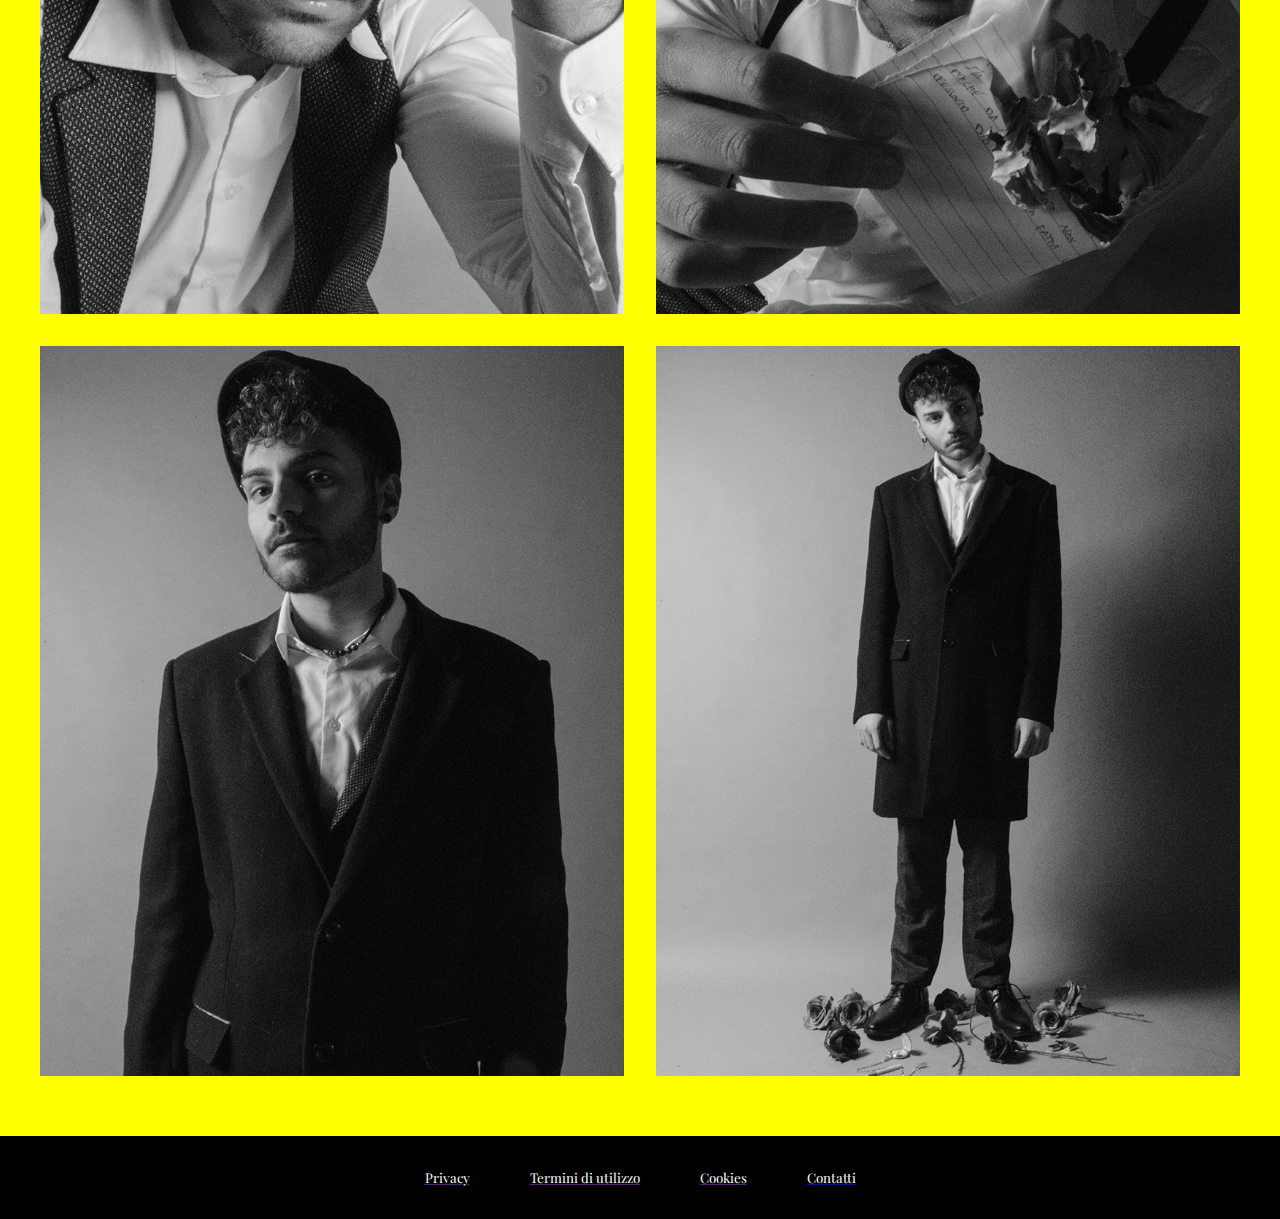
<file: the poet.html>
<!DOCTYPE html> 
<html lang="en">
<head>
    <meta charset="UTF-8">
    <meta name="viewport" content="width=device-width, initial-scale=1.0">
    <link rel="stylesheet" href="css/style 3.css">
    <link rel="preconnect" href="https://fonts.googleapis.com">
    <link rel="preconnect" href="https://fonts.gstatic.com" crossorigin>
    <link href="https://fonts.googleapis.com/css2?family=Playfair+Display:ital,wght@0,400..900;1,400..900&display=swap" rel="stylesheet">
    <link rel="preconnect" href="https://fonts.googleapis.com">
<link rel="preconnect" href="https://fonts.gstatic.com" crossorigin>
<link href="https://fonts.googleapis.com/css2?family=Jost:ital,wght@0,100..900;1,100..900&family=Playfair+Display:ital,wght@0,400..900;1,400..900&display=swap" rel="stylesheet">
</head>
<body>
    <header>
        <a href="index.html"><img src="immagini/logo.png" class="logotipo" alt=""></a>
        <nav>
            
            <ul>

                <li><a href="index.html" style="color: black">Home</a></li>
                <li><a href="foto.html" style="color: black"><b>Foto</b></a></li>
                <li><a href="chi sono.html" style="color: black">Chi sono</a></li>
            
            </ul>
        </nav>
    </header>
    <section class="collezione">
        <h2>THE POET</h2>
        <p>La serie fotografica racconta una storia di un amore che nel corso del tempo è andato perduto. Ogni immagine all'interno della serie cattura dettagli evocativi e simbolici che riflettono la natura effimera e nostalgica di un amore che non è più presente.</p>
       <p>L'utilizzo di elementi come oggetti personali, lettere o luoghi significativi contribuisce a narrare la storia dell'amore passato. La serie si concentra su dettagli che evocano ricordi, creando un dialogo emotivo tra l'osservatore e il passato romantico rappresentato nelle immagini e offre uno sguardo intimo e riflessivo su un amore che una volta era, catturando la delicatezza e la complessità delle emozioni legate al tempo che ha trasformato quel legame in un ricordo.</p>
    </section>
      
   
    <div class="grid">
        <img src="immagini/the poet 1.jpg" class="image">
        <img src="immagini/the poet 2.jpg"class="image">
        <img src="immagini/the poet 3.jpg"class="image">
        <img src="immagini/the poet 4.jpg"class="image">
        <img src="immagini/the poet 5.jpg"class="image">
        <img src="immagini/the poet 6.jpg"class="image">
       
    </div>


</body>

<footer>
    <a href=""><p>Privacy</p></a>
    <a href=""><p>Termini di utilizzo</p></a>
    <a href=""><p>Cookies</p></a>
    <a href="contatti.html"><p>Contatti</p></a>
</footer>
</html>
</file>
<file: css/style.css>
body {
  font-family: "Playfair Display", serif;
    background-color: yellow;
    margin: 0;
}



header {
    margin: 0;
    font-size: 12pt;
    padding: 1rem;
    display: flex;
    border-bottom: 5px solid black;
    justify-content: space-between;
}



nav ul {
    
    margin:0;
    padding: 10px 0;
    display:flex;
    justify-content:right;
    gap: 60px;
   list-style-type: none;
    
}

nav a {
    text-decoration: none;
    text-transform:uppercase;
}

  

main h2 {
   text-align: center;
    margin:auto;
    padding: 2rem;
    
    
}

.grid {
    display:grid;
    grid-template-columns: repeat(3, 1fr);
    gap: 32px;
    max-width: 1200px;
    margin: auto;
}

.image {
   max-width: 100%;
   max-height: 100%;
   object-fit:cover; 
    
}

.grid a {
    position: relative;
    display: block;
    color: #fff;
}

.grid a:hover:before { 
    content:"";
    background-color: rgba(0,0,0,0.6);
    position: absolute;
    top:0;
    left:0;
    width: 100%;
    height: 100%;
}




@media (max-width:600px) {
    .grid {
    grid-template-columns: repeat(1, 1fr);
     
}

.grid a {
    color: #000;
    margin-bottom: 16px;
}

.grid a:hover:before {
    background: none;
}

.footer p {
  max-width: 50%;
  max-height: 50%;
}

.logotipo {
  max-width: 50%;
}
}

footer{
  margin-top: 60px;
  display: flex;
  justify-content:center;
  gap: 60px;
  padding: 20px;
  font-size: 10pt;
  background-color: black;
  
  
}



footer p {
text-align:left;
font-size: 10pt;
text-decoration: none;
color: white;
}
</file>
<file: css/style 4.css>
body {
    font-family: "Playfair Display", serif;
    background-color: yellow;
    margin: 0;
}

header {
    margin: 0;
    font-size: 12pt;
    padding: 1rem;
    display: flex;
    border-bottom: 5px solid black;
    justify-content: space-between;
}



nav ul {
    
    margin:0;
    padding: 10px 0;
    display:flex;
    justify-content:right;
    gap: 60px;
   list-style-type: none;
    
}

nav a {
    text-decoration: none;
    text-transform:uppercase;
}

section.collezione {
   text-align: center;
    margin:0;
    padding: 2rem;
    
    
}
section.collezione p {
    font-family: "Jost", sans-serif;
    max-width: 72ch;
    text-align:left;
     margin:auto;
     padding:0 1rem;
     line-height: 1.3;
     margin-bottom: 1.3rem;
     }


      


     .grid {
        column-count: 1;
        column-gap: 16px;
       
    }
    
    .grid {
        display:flex;
        grid-template-columns: repeat(1, 1fr);
        justify-content: center;
        align-items: center;
    }
    
    .image {
        max-width: 100%; 
        max-height: 100%; 
    }
    
    @media (max-width:600px) {
        .grid {
            grid-template-columns: repeat(1, 1fr);
        }

        .logotipo {
            max-width: 50%;
          }

          .footer p {
            max-width: 50%;
            max-height: 50%;
          }
    }
    footer{
        margin-top: 60px;
        display: flex;
        justify-content:center;
        gap: 60px;
        padding: 20px;
        font-size: 10pt;
        background-color: black;
        
        
    }

   
    
    footer p {
    text-align:left;
    font-size: 10pt;
    text-decoration: none;
    color: white;
    }
</file>
<file: css/style 5.css>
body {
    font-family: "Playfair Display", serif;
    background-color: yellow;
    margin: 0;
}

header {
    margin: 0;
    font-size: 12pt;
    padding: 1rem;
    display: flex;
    border-bottom: 5px solid black;
    justify-content: space-between;
}



nav ul {
    
    margin:0;
    padding: 10px 0;
    display:flex;
    justify-content:right;
    gap: 60px;
   list-style-type: none;
    
}

nav a {
    text-decoration: none;
    text-transform:uppercase;
}

section.collezione {
   text-align: center;
    margin:0;
    padding: 2rem;
    
    
}
section.collezione p {
    font-family: "Jost", sans-serif;
    max-width: 72ch;
    text-align:left;
     margin:auto;
     padding:0 1rem;
     line-height: 1.3;
     margin-bottom: 1.3;
     }


      


     .grid {
        column-count: 1;
        column-gap: 16px;
       
    }
    
    .grid {
        display:flex;
        grid-template-columns: repeat(1, 1fr);
        justify-content: center;
        align-items: center;
    }
    
    .image {
        max-width: 100%; 
        max-height: 100%; 
    }
    
    @media (max-width:600px) {
        .grid {
            grid-template-columns: repeat(1, 1fr);
        }

        .logotipo {
            max-width: 50%;
          }

          .footer p {
            max-width: 50%;
            max-height: 50%;
          }
    }
    footer{
        margin-top: 60px;
        display: flex;
        justify-content:center;
        gap: 60px;
        padding: 20px;
        font-size: 10pt;
        background-color: black;
        
        
    }

   
    
    footer p {
    text-align:left;
    font-size: 10pt;
    text-decoration: none;
    color: white;
    }
</file>
<file: css/style 2.css>
body {
    font-family: "Playfair Display", serif;
    background-color: yellow;
    margin: 0;
}

header {
    margin: 0;
    font-size: 12pt;
    padding: 1rem;
    display: flex;
    border-bottom: 5px solid black;
    justify-content: space-between;
}



nav ul {
   
    margin:0;
    padding: 10px 0;
    display:flex;
    justify-content:right;
    gap: 60px;
   list-style-type: none;
    
}

nav {
max-width: 100%;
max-height: 100%;

}
.style {
    color: white;
    font-weight: bold;
    background: black;
    padding: 12px 16px;
    
    }

nav a {
    
    text-decoration: none;
    text-transform:uppercase;
    
}


.text a h2 {
    color: black;
    text-decoration: none;
}
.text a:link  {
 text-decoration: none;
}

.text a:visited {
    text-decoration: none;
}
 
.text a:active {
    text-decoration: underline;
}

.text a:hover h2 {
    color: hsla(0, 0%, 20%, 0.6);
    
    transition: all 0.2s ease-in-out;
}

main {
    padding-top: 120px; 
    max-width: 1000px;
    margin:auto
}

.foto h2 {
    text-align: center;
    margin: 0;
    padding: 0;
    font-size: 18px;
    
}

.grid {
    display: grid;
    grid-template-columns: repeat(3, 1fr);
    gap:16px
}

.grid .item img {
    height: 400px;
    width: 100%;
    object-fit:cover;
    
}

@media (max-width:600px) {
    .grid {
    grid-template-columns: repeat(1, 1fr);
     
}
.logotipo {
    max-width: 50%;

  }

  .footer p {
    max-width: 50%;
    max-height: 50%;
  }

.nav ul {
gap:16px
 }

 .nav a {
 font-size: 20%;
 justify-content: space-between;
     }

     .nav  {
     max-width: 50%;
     height: 50%;
            }
    }


footer{
    margin-top: 60px;
    display: flex;
    justify-content:center;
    gap: 60px;
    padding: 20px;
    font-size: 10pt;
    background-color: black;
    
    
}



footer p {
text-align:left;
font-size: 10pt;
text-decoration: none;
color: white;
}
</file>
<file: css/style 3.css>
body {
    font-family: "Playfair Display", serif;
    background-color: yellow;
    margin: 0;
}

header {
    margin: 0;
    font-size: 12pt;
    padding: 1rem;
    display: flex;
    border-bottom: 5px solid black;
    justify-content: space-between;
}



nav ul {
    
    margin:0;
    padding: 10px 0;
    display:flex;
    justify-content:right;
    gap: 60px;
   list-style-type: none;
    
}

nav a {
    text-decoration: none;
    text-transform:uppercase;
}

section.collezione {
   text-align: center;
    margin:0;
    padding: 2rem;
    
    
}
section.collezione p {
    font-family: "Jost", sans-serif;
    max-width: 72ch;
    text-align:left;
     margin:auto;
     padding:0 1rem;
     line-height: 1.3;
     margin-bottom: 1.3rem;
     }


     .grid {
        display:grid;
        grid-template-columns: repeat(2, 1fr);
        gap: 32px;
        max-width: 1200px;
        margin: auto;
    }
    
    .image {
        max-width: 100%; 
        max-height: 100%; 
    }
    
    @media (max-width:600px) {
        .grid {
            grid-template-columns: repeat(1, 1fr);
        }


section.collezione p {
    max-width: 100%;
}

.logotipo {
    max-width: 50%;
  }

  .footer p {
    max-width: 50%;
    max-height: 50%;
  }
}
footer{
    margin-top: 60px;
    display: flex;
    justify-content:center;
    gap: 60px;
    padding: 20px;
    font-size: 10pt;
    background-color: black;
    
    
}



footer p {
text-align:left;
font-size: 10pt;
text-decoration: none;
color: white;
}
</file>
